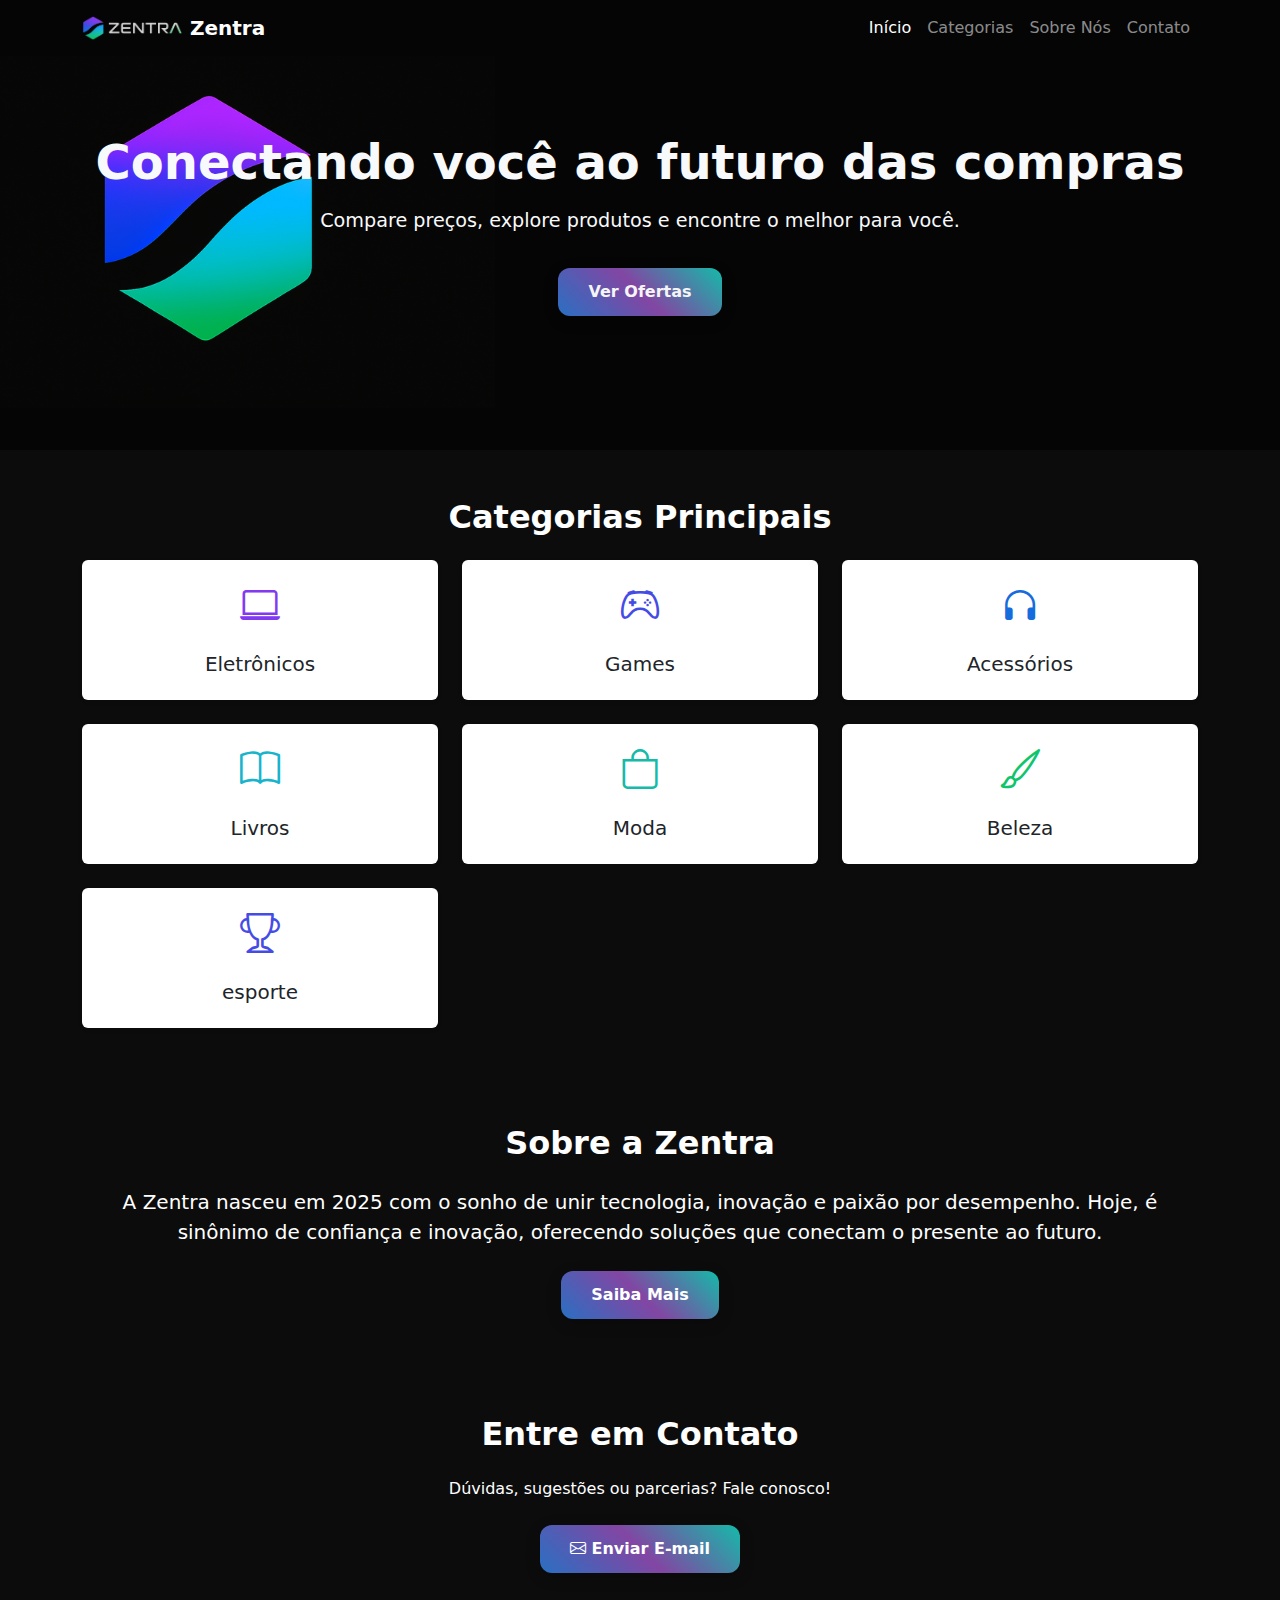
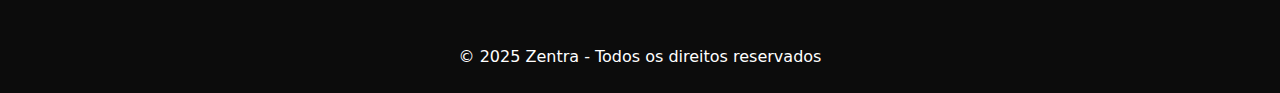
<file: index.html>
<!DOCTYPE html>
<html lang="pt-br">
<head>
  <meta charset="UTF-8">
  <meta name="viewport" content="width=device-width, initial-scale=1.0">
  <title>Zentra | Conectando você ao futuro das compras</title>
  <link href="https://cdn.jsdelivr.net/npm/bootstrap@5.3.3/dist/css/bootstrap.min.css" rel="stylesheet">
  <link href="https://cdn.jsdelivr.net/npm/bootstrap-icons/font/bootstrap-icons.css" rel="stylesheet">
  <link rel="stylesheet" href="css/style.css">
</head>

<body>
  <!-- Navbar -->
  <nav class="navbar navbar-expand-lg navbar-dark fixed-top">
    <div class="container">
      <a class="navbar-brand d-flex align-items-center" href="#">
        <img src="img/logo.png" alt="Zentra" width="100" class="me-2">
        <strong>Zentra</strong>
      </a>
      <button class="navbar-toggler" type="button" data-bs-toggle="collapse" data-bs-target="#navbarNav">
        <span class="navbar-toggler-icon"></span>
      </button>
      <div class="collapse navbar-collapse" id="navbarNav">
        <ul class="navbar-nav ms-auto">
          <li class="nav-item"><a class="nav-link active " href="#">Início</a></li>
          <li class="nav-item"><a class="nav-link" href="#categorias">Categorias</a></li>
          <li class="nav-item"><a class="nav-link" href="#sobre">Sobre Nós</a></li>
          <li class="nav-item"><a class="nav-link" href="#contato">Contato</a></li>
        </ul>
      </div>
    </div>
  </nav>

  <!-- Banner principal -->
  <section class="banner d-flex align-items-center justify-content-center text-center text-light">
    <div class="container">
      <h1 class="fw-bold mb-3">Conectando você ao futuro das compras</h1>
      <p class="lead">Compare preços, explore produtos e encontre o melhor para você.</p>
      <a href="#categorias" class="btn btn-gradiente mt-3">Ver Ofertas</a>
    </div>
  </section>

 <!-- Categorias -->
<section id="categorias" class="py-5 text-center bg-pp">
    <div class="container">
      <h2 class="fw-bold mb-4 text-white">Categorias Principais</h2>
      <div class="row g-4">
        <div class="col-md-4 col-lg-1-7">
          <a href="eletronicos.html" class="card h-100 shadow-sm border-0 card-hover text-decoration-none text-dark ">
            <div class="card-body">
              <i class="bi bi-laptop fs-1 textpurplee"></i>
              <h5 class="mt-3">Eletrônicos</h5>
            </div>
          </a>
        </div>
        <div class="col-md-4 col-lg-1-7">
          <a href="games.html" class="card h-100 shadow-sm border-0 card-hover text-decoration-none text-dark">
            <div class="card-body">
              <i class="bi bi-controller fs-1 textpurple"></i>
              <h5 class="mt-3">Games</h5>
            </div>
          </a>
        </div>
        <div class="col-md-4 col-lg-1-7">
          <a href="acessorios.html" class="card h-100 shadow-sm border-0 card-hover text-decoration-none text-dark">
            <div class="card-body">
              <i class="bi bi-headphones fs-1 textblue"></i>
              <h5 class="mt-3">Acessórios</h5>
            </div>
          </a>
        </div>
        <div class="col-md-4 col-lg-1-7">
          <a href="livros.html" class="card h-100 shadow-sm border-0 card-hover text-decoration-none text-dark">
            <div class="card-body">
              <i class="bi bi-book fs-1 textbluemarine"></i>
              <h5 class="mt-3">Livros</h5>
            </div>
          </a>
        </div>
        <div class="col-md-4 col-lg-1-7">
          <a href="moda.html" class="card h-100 shadow-sm border-0 card-hover text-decoration-none text-dark">
            <div class="card-body">
              <i class="bi bi-bag fs-1 textverde"></i>
              <h5 class="mt-3">Moda</h5>
            </div>
          </a>
        </div>
        <div class="col-md-4 col-lg-1-7">
          <a href="beleza.html" class="card h-100 shadow-sm border-0 card-hover text-decoration-none text-dark">
            <div class="card-body">
              <i class="bi bi-brush fs-1 textverdee"></i>
              <h5 class="mt-3">Beleza</h5>
            </div>
          </a>
        </div>
        <div class="col-md-4 col-lg-1-7">
          <a href="esporte.html" class="card h-100  shadow-sm border-0 card-hover text-decoration-none text-dark">
            <div class="card-body">
              <i class="bi bi-trophy fs-1 textpurple "></i>
              <h5 class="mt-3">esporte</h5>
            </div>
          </a>
        </div>
      </div>
    </div>
  </section>
  

  <!-- Sobre -->
  <section id="sobre" class="py-5 bg-pp">
    <div class="container text-center">
      <h2 class="fw-bold text-white mb-4 ">Sobre a Zentra</h2>
      <p class="lead mb-4 text-white">
        A Zentra nasceu em 2025 com o sonho de unir tecnologia, inovação e paixão por desempenho. 
        Hoje, é sinônimo de confiança e inovação, oferecendo soluções que conectam o presente ao futuro.
      </p>
      <a href="#" class="btn btn-gradiente text-white">Saiba Mais</a>
    </div>
  </section>

  <!-- Contato -->
  <section id="contato" class="py-5 text-center bg-pp">
    <div class="container">
      <h2 class="fw-bold text-white mb-4">Entre em Contato</h2>
      <p class="mb-4 text-white">Dúvidas, sugestões ou parcerias? Fale conosco!</p>
      <a href="mailto:contato@zentra.com" class="btn btn-gradiente text-white"><i class="bi bi-envelope"></i> Enviar E-mail</a>
    </div>
  </section>

  <!-- Rodapé -->
  <footer class="bg-pp text-white text-center py-4">
    <p class="mb-0">© 2025 Zentra - Todos os direitos reservados</p>
  </footer>

  <script src="https://cdn.jsdelivr.net/npm/bootstrap@5.3.3/dist/js/bootstrap.bundle.min.js"></script>
</body>
</html>
</file>
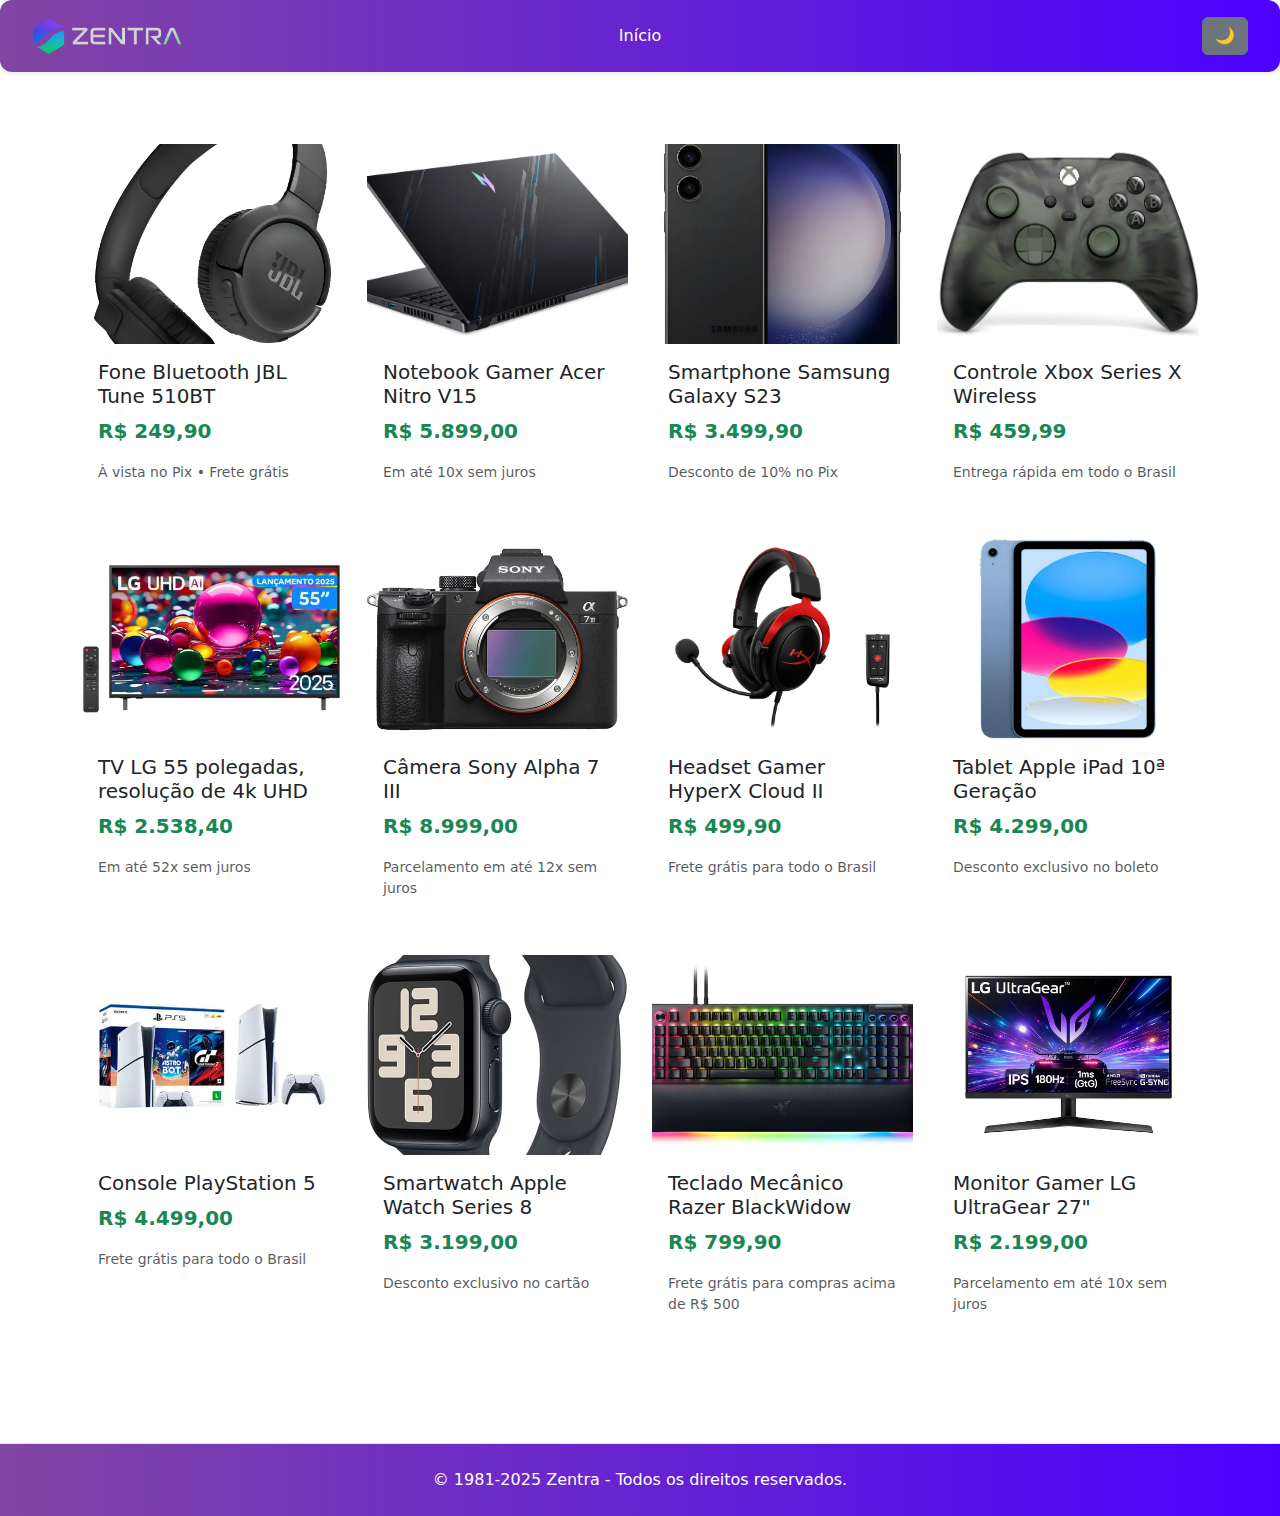
<file: eletronica.html>
<!DOCTYPE html>
<html lang="pt-br">
<head>
    <meta charset="UTF-8">
    <meta name="viewport" content="width=device-width, initial-scale=1.0">
    <title>Zentra - Eletrônicos</title>
    <link href="https://cdn.jsdelivr.net/npm/bootstrap@5.3.2/dist/css/bootstrap.min.css" rel="stylesheet">
    <link rel="stylesheet" href="css/estilo-eletronica.css">
</head>
<body>
    <div>
        <header class="d-flex flex-wrap align-items-center justify-content-center justify-content-md-between py-3 mb-4 shadow-sm">
            <div class="col-md-3 mb-2 mb-md-0">
                <a href="index.html" class="d-flex align-items-center mb-3 mb-md-0 me-md-auto text-decoration-none">
                    <img src="img/logo.png" alt="Logo Zentra" width="150" class="me-2" id="main-logo">
                </a>
            </div>
            <ul class="nav col-12 col-md-auto mb-2 justify-content-center mb-md-0">
                <li><a href="index.html" class="nav-link px-3 active">Início</a></li>
            </ul>
            <div class="col-md-3 text-end">
                <button id="theme-toggle" class="btn btn-secondary ms-2">🌙</button>
            </div>
        </header>
    </div>

    <main class="container py-5">
        <div class="row row-cols-1 row-cols-sm-2 row-cols-md-3 row-cols-lg-4 g-4">
    
            <div class="col">
                <div class="card produto-card">
                    <img src="img/fone-bluetooth.webp" class="card-img-top" alt="Fone Bluetooth">
                    <div class="card-body">
                        <h5 class="card-title">Fone Bluetooth JBL Tune 510BT</h5>
                        <p class="card-text text-success fw-bold fs-5">R$ 249,90</p>
                        <p class="text-muted small">À vista no Pix • Frete grátis</p>
                    </div>
                </div>
            </div>
    
            <div class="col">
                <div class="card produto-card">
                    <img src="img/acer-nitro-v15.webp" class="card-img-top" alt="Notebook Gamer">
                    <div class="card-body">
                        <h5 class="card-title">Notebook Gamer Acer Nitro V15</h5>
                        <p class="card-text text-success fw-bold fs-5">R$ 5.899,00</p>
                        <p class="text-muted small">Em até 10x sem juros</p>
                    </div>
                </div>
            </div>

            <div class="col">
                <div class="card produto-card">
                    <img src="img/samsung-galaxyS23.webp" class="card-img-top" alt="Smartphone Samsung">
                    <div class="card-body">
                        <h5 class="card-title">Smartphone Samsung Galaxy S23</h5>
                        <p class="card-text text-success fw-bold fs-5">R$ 3.499,90</p>
                        <p class="text-muted small">Desconto de 10% no Pix</p>
                    </div>
                </div>
            </div>

            <div class="col">
                <div class="card produto-card">
                    <img src="img/controle-xbox.webp" class="card-img-top" alt="Controle Xbox">
                    <div class="card-body">
                        <h5 class="card-title">Controle Xbox Series X Wireless</h5>
                        <p class="card-text text-success fw-bold fs-5">R$ 459,99</p>
                        <p class="text-muted small">Entrega rápida em todo o Brasil</p>
                    </div>
                </div>
            </div>

             <div class="col">
                <div class="card produto-card">
                    <img src="img/tv-lg.webp" class="card-img-top" alt="Smart TV LG">
                    <div class="card-body">
                        <h5 class="card-title">TV LG 55 polegadas, resolução de 4k UHD</h5>
                        <p class="card-text text-success fw-bold fs-5">R$ 2.538,40</p>
                        <p class="text-muted small">Em até 52x sem juros </p>
                    </div>
                </div>
             </div>

        <div class="col">
            <div class="card produto-card">
                <img src="img/camera-sony-alpha.webp" class="card-img-top" alt="Câmera Sony">
                <div class="card-body">
                    <h5 class="card-title">Câmera Sony Alpha 7 III</h5>
                    <p class="card-text text-success fw-bold fs-5">R$ 8.999,00</p>
                    <p class="text-muted small">Parcelamento em até 12x sem juros</p>
                </div>
            </div>
        </div>

        <div class="col">
            <div class="card produto-card">
                <img src="img/headset-gamer.webp" class="card-img-top" alt="Headset Gamer">
                <div class="card-body">
                    <h5 class="card-title">Headset Gamer HyperX Cloud II</h5>
                    <p class="card-text text-success fw-bold fs-5">R$ 499,90</p>
                    <p class="text-muted small">Frete grátis para todo o Brasil</p>
                </div>
            </div>
        </div>

        <div class="col">
            <div class="card produto-card">
                <img src="img/tablet-apple-iPad.jpg" class="card-img-top" alt="Tablet Apple">
                <div class="card-body">
                    <h5 class="card-title">Tablet Apple iPad 10ª Geração</h5>
                    <p class="card-text text-success fw-bold fs-5">R$ 4.299,00</p>
                    <p class="text-muted small">Desconto exclusivo no boleto</p>
                </div>
            </div>
        </div>
        <div class="col">
            <div class="card produto-card">
                <img src="img/console-playStation-5.webp" class="card-img-top" alt="PlayStation 5">
                <div class="card-body">
                    <h5 class="card-title">Console PlayStation 5</h5>
                    <p class="card-text text-success fw-bold fs-5">R$ 4.499,00</p>
                    <p class="text-muted small">Frete grátis para todo o Brasil</p>
                </div>
            </div>
        </div>

        <div class="col">
            <div class="card produto-card">
                <img src="img/apple-watch.jpg" class="card-img-top" alt="Apple Watch">
                <div class="card-body">
                    <h5 class="card-title">Smartwatch Apple Watch Series 8</h5>
                    <p class="card-text text-success fw-bold fs-5">R$ 3.199,00</p>
                    <p class="text-muted small">Desconto exclusivo no cartão</p>
                </div>
            </div>
        </div>

        <div class="col">
            <div class="card produto-card">
                <img src="img/teclado-mecânico.webp" class="card-img-top" alt="Teclado Razer">
                <div class="card-body">
                    <h5 class="card-title">Teclado Mecânico Razer BlackWidow</h5>
                    <p class="card-text text-success fw-bold fs-5">R$ 799,90</p>
                    <p class="text-muted small">Frete grátis para compras acima de R$ 500</p>
                </div>
            </div>
        </div>

        <div class="col">
            <div class="card produto-card">
                <img src="img/monitor-gamer.webp" class="card-img-top" alt="Monitor Gamer LG">
                <div class="card-body">
                    <h5 class="card-title">Monitor Gamer LG UltraGear 27"</h5>
                    <p class="card-text text-success fw-bold fs-5">R$ 2.199,00</p>
                    <p class="text-muted small">Parcelamento em até 10x sem juros</p>
                </div>
            </div>
        </div>


        </div>
    </main>

    <footer class="text-center py-4 mt-5 border-top bg-dark container-fluid">
        <p class="mb-0 text-white">&copy; 1981-2025 Zentra - Todos os direitos reservados.</p>
    </footer>
<script src="js/eletronica.js"></script>
<script src="https://cdn.jsdelivr.net/npm/bootstrap@5.3.3/dist/js/bootstrap.bundle.min.js"></script>
    
</body>
</html>
</file>
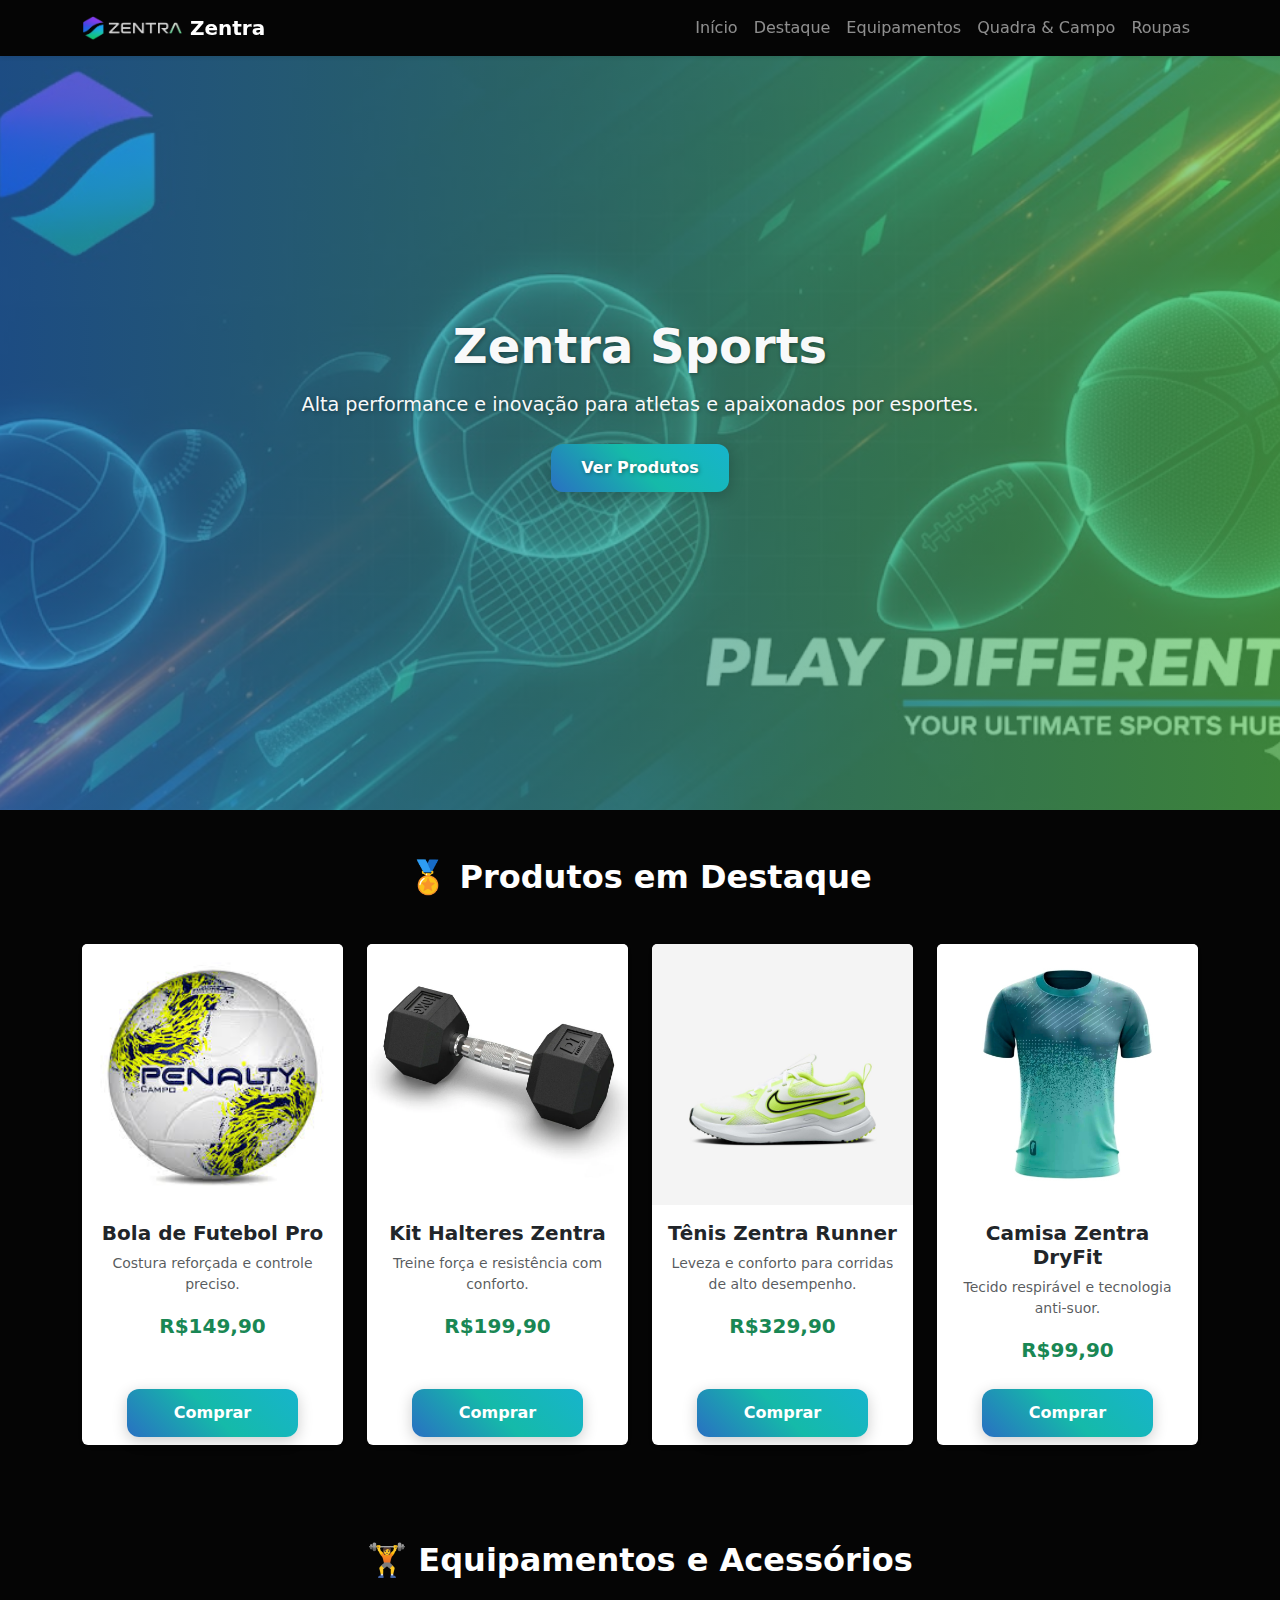
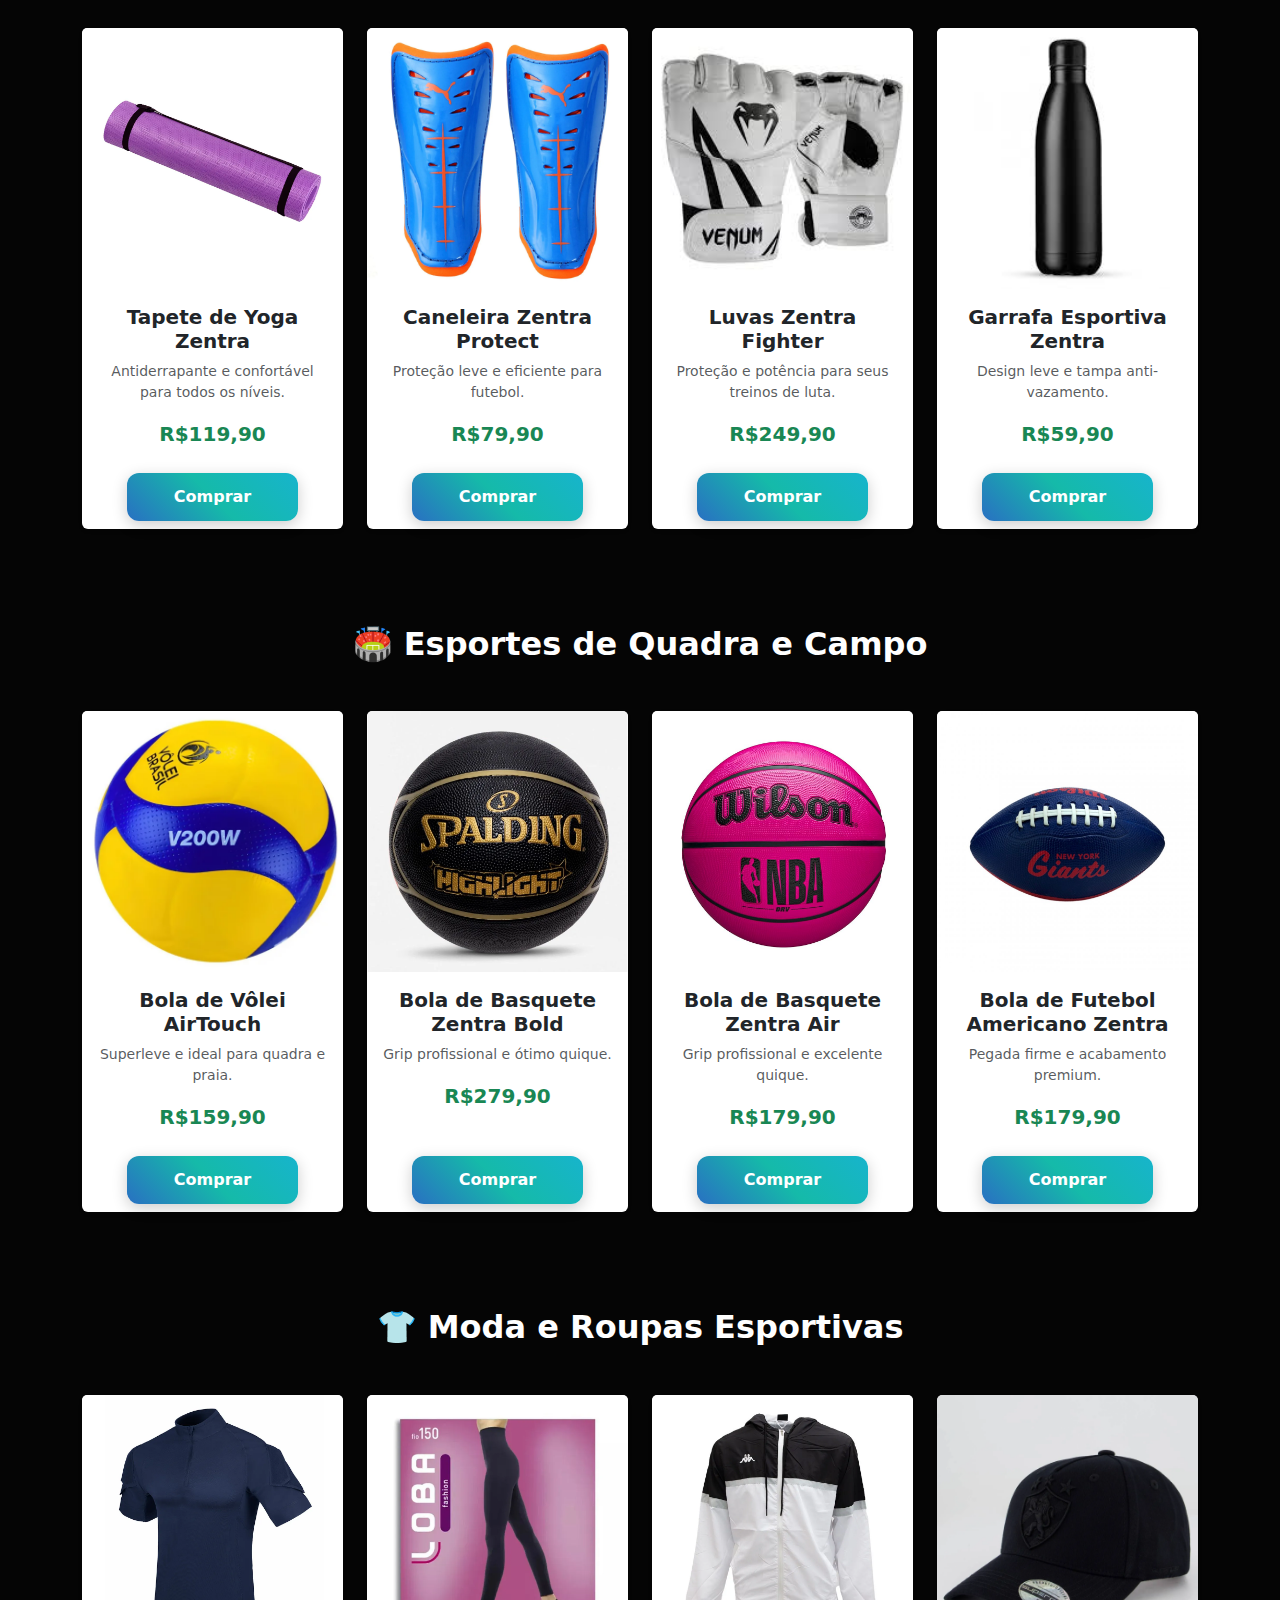
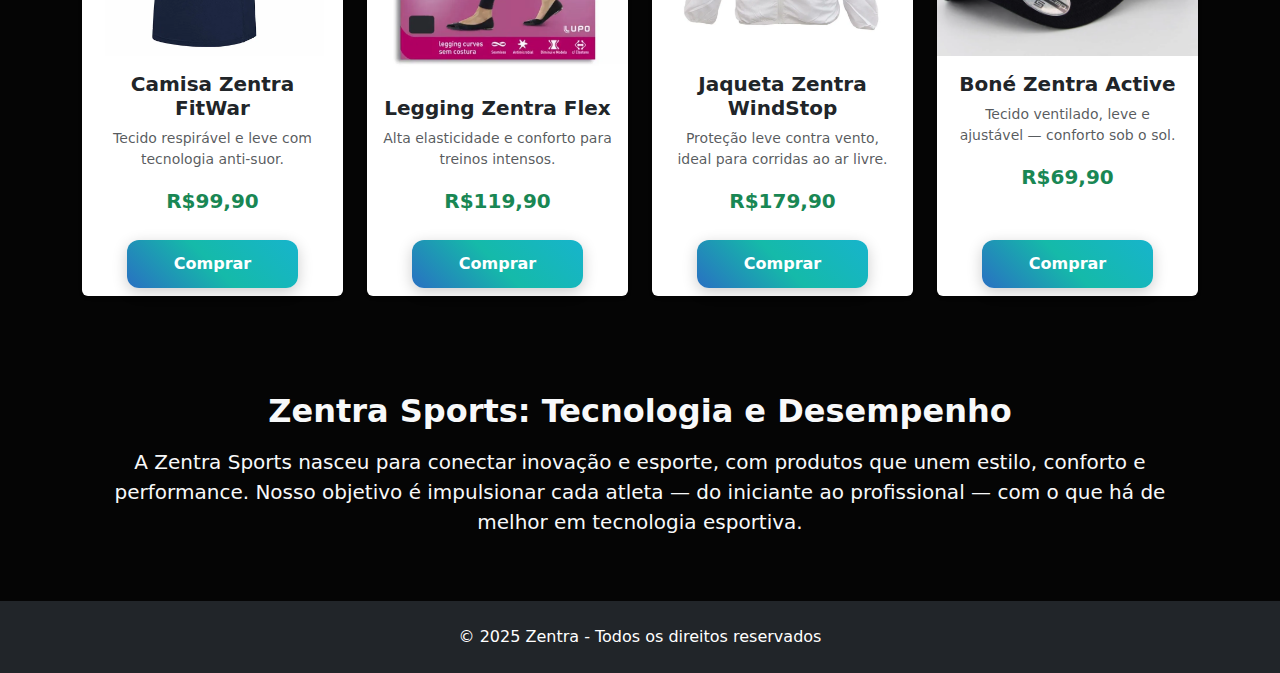
<file: esporte.html>
<!DOCTYPE html>
<html lang="pt-br">
<head>
  <meta charset="UTF-8">
  <meta name="viewport" content="width=device-width, initial-scale=1.0">
  <title>Zentra | Esportes</title>
  <link href="https://cdn.jsdelivr.net/npm/bootstrap@5.3.3/dist/css/bootstrap.min.css" rel="stylesheet">
  <link href="https://cdn.jsdelivr.net/npm/bootstrap-icons/font/bootstrap-icons.css" rel="stylesheet">
  <link rel="stylesheet" href="css/estilo-esporte.css">
</head>

<body>
  <!-- Navbar -->
  <nav class="navbar navbar-expand-lg navbar-dark fixed-top shadow-sm">
    <div class="container">
      <a class="navbar-brand d-flex align-items-center" href="index.html">
        <img src="img/logo.png" alt="Zentra" width="100" class="me-2">
        <strong>Zentra</strong>
      </a>
      <button class="navbar-toggler" type="button" data-bs-toggle="collapse" data-bs-target="#navbarNav">
        <span class="navbar-toggler-icon"></span>
      </button>
      <div class="collapse navbar-collapse" id="navbarNav">
        <ul class="navbar-nav ms-auto">
          <li class="nav-item"><a class="nav-link" href="#">Início</a></li>
          <li class="nav-item"><a class="nav-link" href="#produtos">Destaque</a></li>
          <li class="nav-item"><a class="nav-link" href="#equipamentos">Equipamentos</a></li>
          <li class="nav-item"><a class="nav-link" href="#quadra-campo">Quadra & Campo</a></li>
          <li class="nav-item"><a class="nav-link" href="#roupas">Roupas</a></li>
        </ul>
      </div>
    </div>
  </nav>

  <!-- Banner -->
  <section class="banner-esporte d-flex align-items-center justify-content-center text-center text-light">
    <div class="container">
      <h1 class="fw-bold display-4 mb-3">Zentra Sports</h1>
      <p class="lead mb-4">Alta performance e inovação para atletas e apaixonados por esportes.</p>
      <a href="#produtos" class="btn btn-gradiente fw-bold text-white">Ver Produtos</a>
    </div>
  </section>

  <!-- Produtos em Destaque -->
  <section id="produtos" class="py-5">
    <div class="container">
      <h2 class="fw-bold text-center text-white mb-5">🏅 Produtos em Destaque</h2>
      <div class="row g-4">
        <!-- Produto 1 -->
        <div class="col-md-4 col-lg-3">
          <div class="card h-100 shadow-sm border-0 card-hover">
            <img src="img/boladefutebol.jpg" class="card-img-top" alt="Bola de Futebol">
            <div class="card-body text-center">
              <h5 class="fw-bold">Bola de Futebol Pro</h5>
              <p class="text-muted small">Costura reforçada e controle preciso.</p>
              <span class="fw-bold text-success fs-5">R$149,90</span>
            </div>
            <div class="card-footer bg-transparent border-0 text-center">
              <button class="btn btn-gradiente text-white w-75">Comprar</button>
            </div>
          </div>
        </div>

        <!-- Produto 2 -->
        <div class="col-md-4 col-lg-3">
          <div class="card h-100 shadow-sm border-0 card-hover">
            <img src="img/alteres.webp" class="card-img-top" alt="Halteres">
            <div class="card-body text-center">
              <h5 class="fw-bold">Kit Halteres Zentra</h5>
              <p class="text-muted small">Treine força e resistência com conforto.</p>
              <span class="fw-bold text-success fs-5">R$199,90</span>
            </div>
            <div class="card-footer bg-transparent border-0 text-center">
              <button class="btn btn-gradiente text-white w-75">Comprar</button>
            </div>
          </div>
        </div>

        <!-- Produto 3 -->
        <div class="col-md-4 col-lg-3">
          <div class="card h-100 shadow-sm border-0 card-hover">
            <img src="img/tenis.avif" class="card-img-top" alt="Tênis de Corrida">
            <div class="card-body text-center">
              <h5 class="fw-bold">Tênis Zentra Runner</h5>
              <p class="text-muted small">Leveza e conforto para corridas de alto desempenho.</p>
              <span class="fw-bold text-success fs-5">R$329,90</span>
            </div>
            <div class="card-footer bg-transparent border-0 text-center">
              <button class="btn btn-gradiente text-white w-75">Comprar</button>
            </div>
          </div>
        </div>

        <!-- Produto 4 -->
        <div class="col-md-4 col-lg-3">
          <div class="card h-100 shadow-sm border-0 card-hover">
            <img src="img/camisa.jpg" class="card-img-top" alt="Camisa Zentra">
            <div class="card-body text-center">
              <h5 class="fw-bold">Camisa Zentra DryFit</h5>
              <p class="text-muted small">Tecido respirável e tecnologia anti-suor.</p>
              <span class="fw-bold text-success fs-5">R$99,90</span>
            </div>
            <div class="card-footer bg-transparent border-0 text-center">
              <button class="btn btn-gradiente text-white w-75">Comprar</button>
            </div>
          </div>
        </div>
      </div>
    </div>
  </section>

  <!-- Equipamentos -->
  <section id="equipamentos" class="py-5">
    <div class="container">
      <h2 class="fw-bold text-center text-white mb-5">🏋️ Equipamentos e Acessórios</h2>
      <div class="row g-4">
        <!-- Produto 5 -->
        <div class="col-md-4 col-lg-3">
          <div class="card h-100 shadow-sm border-0 card-hover">
            <img src="img/tapete.webp" class="card-img-top" alt="Tapete de Yoga">
            <div class="card-body text-center">
              <h5 class="fw-bold">Tapete de Yoga Zentra</h5>
              <p class="text-muted small">Antiderrapante e confortável para todos os níveis.</p>
              <span class="fw-bold text-success fs-5">R$119,90</span>
            </div>
            <div class="card-footer bg-transparent border-0 text-center">
              <button class="btn btn-gradiente text-white w-75">Comprar</button>
            </div>
          </div>
        </div>

        <!-- Produto 6 -->
        <div class="col-md-4 col-lg-3">
          <div class="card h-100 shadow-sm border-0 card-hover">
            <img src="img/caneleira.webp" class="card-img-top" alt="Caneleira">
            <div class="card-body text-center">
              <h5 class="fw-bold">Caneleira Zentra Protect</h5>
              <p class="text-muted small">Proteção leve e eficiente para futebol.</p>
              <span class="fw-bold text-success fs-5">R$79,90</span>
            </div>
            <div class="card-footer bg-transparent border-0 text-center">
              <button class="btn btn-gradiente text-white w-75">Comprar</button>
            </div>
          </div>
        </div>
    

        <!-- Produto 7 -->
        <div class="col-md-4 col-lg-3">
          <div class="card h-100 shadow-sm border-0 card-hover">
            <img src="img/luvas.jpg" class="card-img-top" alt="Luvas de Boxe">
            <div class="card-body text-center">
              <h5 class="fw-bold">Luvas Zentra Fighter</h5>
              <p class="text-muted small">Proteção e potência para seus treinos de luta.</p>
              <span class="fw-bold text-success fs-5">R$249,90</span>
            </div>
            <div class="card-footer bg-transparent border-0 text-center">
              <button class="btn btn-gradiente text-white w-75">Comprar</button>
            </div>
          </div>
        </div>

        <!-- Produto 8 -->
        <div class="col-md-4 col-lg-3">
          <div class="card h-100 shadow-sm border-0 card-hover">
            <img src="img/download.jpg" class="card-img-top" alt="Garrafa Esportiva">
            <div class="card-body text-center">
              <h5 class="fw-bold">Garrafa Esportiva Zentra</h5>
              <p class="text-muted small">Design leve e tampa anti-vazamento.</p>
              <span class="fw-bold text-success fs-5">R$59,90</span>
            </div>
            <div class="card-footer bg-transparent border-0 text-center">
              <button class="btn btn-gradiente text-white w-75">Comprar</button>
            </div>
          </div>
        </div>
      </div>
    </div>
  </section>
  <!--Quadra e Campo-->
  <section id="quadra-campo" class="py-5">
    <div class="container">
      <h2 class="fw-bold text-white text-center mb-5">🏟️ Esportes de Quadra e Campo</h2>
      <div class="row g-4">
     
        <!-- Bola de Vôlei -->
        <div class="col-md-4 col-lg-3">
          <div class="card h-100 shadow-sm border-0 card-hover">
            <img src="img/volei.webp" class="card-img-top" alt="Bola de Vôlei">
            <div class="card-body text-center">
              <h5 class="fw-bold">Bola de Vôlei AirTouch</h5>
              <p class="text-muted small">Superleve e ideal para quadra e praia.</p>
              <span class="fw-bold text-success fs-5">R$159,90</span>
            </div>
            <div class="card-footer bg-transparent border-0 text-center">
              <button class="btn btn-gradiente text-white w-75">Comprar</button>
            </div>
          </div>
        </div>
  
        <!-- Bola de Basquete -->
        <div class="col-md-4 col-lg-3">
          <div class="card h-100 shadow-sm border-0 card-hover">
            <img src="img/basquetebola.webp" class="card-img-top" alt="Bola de Basquete">
            <div class="card-body text-center">
              <h5 class="fw-bold">Bola de Basquete Zentra Bold</h5>
              <p class="text-muted small">Grip profissional e ótimo quique.</p>
              <span class="fw-bold text-success fs-5">R$279,90</span>
            </div>
            <div class="card-footer bg-transparent border-0 text-center">
              <button class="btn btn-gradiente text-white w-75">Comprar</button>
            </div>
          </div>
        </div>
        <!-- Bola de Basquete -->
        <div class="col-md-4 col-lg-3">
          <div class="card h-100 shadow-sm border-0 card-hover">
            <img src="img/boladebasquete.jpg" class="card-img-top" alt="Bola de Basquete">
            <div class="card-body text-center">
              <h5 class="fw-bold">Bola de Basquete Zentra Air</h5>
              <p class="text-muted small">Grip profissional e excelente quique.</p>
              <span class="fw-bold text-success fs-5">R$179,90</span>
            </div>
            <div class="card-footer bg-transparent border-0 text-center">
              <button class="btn btn-gradiente text-white w-75">Comprar</button>
            </div>
          </div>
        </div>
  
        <!-- Bola de Futebol Americano -->
        <div class="col-md-4 col-lg-3">
          <div class="card h-100 shadow-sm border-0 card-hover">
            <img src="img/americano.jpeg" class="card-img-top" alt="Bola de Futebol Americano">
            <div class="card-body text-center">
              <h5 class="fw-bold">Bola de Futebol Americano Zentra</h5>
              <p class="text-muted small">Pegada firme e acabamento premium.</p>
              <span class="fw-bold text-success fs-5">R$179,90</span>
            </div>
            <div class="card-footer bg-transparent border-0 text-center">
              <button class="btn btn-gradiente text-white w-75">Comprar</button>
            </div>
          </div>
        </div>
      </div>
    </div>
  </section>
  <!--Roupas-->
  <section id="roupas" class="py-5 ">
    <div class="container">
      <h2 class="fw-bold text-white text-center mb-5">👕 Moda e Roupas Esportivas</h2>
      <div class="row g-4 justify-content-center">
  
        <!-- Camisa DryFit -->
        <div class="col-md-6 col-lg-3">
          <div class="card h-100 shadow-sm border-0 card-hover">
            <img src="img/camisetafitWer.webp" class="card-img-top" alt="Camisa DryFit Zentra">
            <div class="card-body text-center">
              <h5 class="fw-bold">Camisa Zentra FitWar</h5>
              <p class="text-muted small">Tecido respirável e leve com tecnologia anti-suor.</p>
              <span class="fw-bold text-success fs-5">R$99,90</span>
            </div>
            <div class="card-footer text-center bg-transparent border-0">
              <button class="btn btn-gradiente text-white w-75">Comprar</button>
            </div>
          </div>
        </div>
  
        <!-- Calça Legging -->
        <div class="col-md-6 col-lg-3">
          <div class="card h-100 shadow-sm border-0 card-hover">
            <img src="img/legging.webp" class="card-img-top" alt="Calça Legging Zentra">
            <div class="card-body text-center">
              <h5 class="fw-bold">Legging Zentra Flex</h5>
              <p class="text-muted small">Alta elasticidade e conforto para treinos intensos.</p>
              <span class="fw-bold text-success fs-5">R$119,90</span>
            </div>
            <div class="card-footer text-center bg-transparent border-0">
              <button class="btn btn-gradiente text-white w-75">Comprar</button>
            </div>
          </div>
        </div>
  
        <!-- Jaqueta Corta-Vento -->
        <div class="col-md-6 col-lg-3">
          <div class="card h-100 shadow-sm border-0 card-hover">
            <img src="img/cortaventa.webp" class="card-img-top" alt="Jaqueta Zentra">
            <div class="card-body text-center">
              <h5 class="fw-bold">Jaqueta Zentra WindStop</h5>
              <p class="text-muted small">Proteção leve contra vento, ideal para corridas ao ar livre.</p>
              <span class="fw-bold text-success fs-5">R$179,90</span>
            </div>
            <div class="card-footer text-center bg-transparent border-0">
              <button class="btn btn-gradiente text-white w-75">Comprar</button>
            </div>
          </div>
        </div>
  
        <!-- Boné Esportivo -->
        <div class="col-md-6 col-lg-3">
          <div class="card h-100 shadow-sm border-0 card-hover">
            <img src="img/bone.webp" class="card-img-top" alt="Boné Zentra">
            <div class="card-body text-center">
              <h5 class="fw-bold">Boné Zentra Active</h5>
              <p class="text-muted small">Tecido ventilado, leve e ajustável — conforto sob o sol.</p>
              <span class="fw-bold text-success fs-5">R$69,90</span>
            </div>
            <div class="card-footer text-center bg-transparent border-0">
              <button class="btn btn-gradiente text-white w-75">Comprar</button>
            </div>
          </div>
        </div>
  
      </div>
    </div>
  </section>
  
  <!-- Sobre Zentra Sports -->
  <section class="sobre-esporte py-5 text-light text-center">
    <div class="container">
      <h2 class="fw-bold mb-3">Zentra Sports: Tecnologia e Desempenho</h2>
      <p class="lead">A Zentra Sports nasceu para conectar inovação e esporte, com produtos que unem estilo, conforto e performance.  
      Nosso objetivo é impulsionar cada atleta — do iniciante ao profissional — com o que há de melhor em tecnologia esportiva.</p>
    </div>
  </section>

  <!-- Rodapé -->
  <footer class="bg-dark text-white text-center py-4">
    <p class="mb-0">© 2025 Zentra - Todos os direitos reservados</p>
  </footer>

  <script src="https://cdn.jsdelivr.net/npm/bootstrap@5.3.3/dist/js/bootstrap.bundle.min.js"></script>
</body>
</html>
</file>
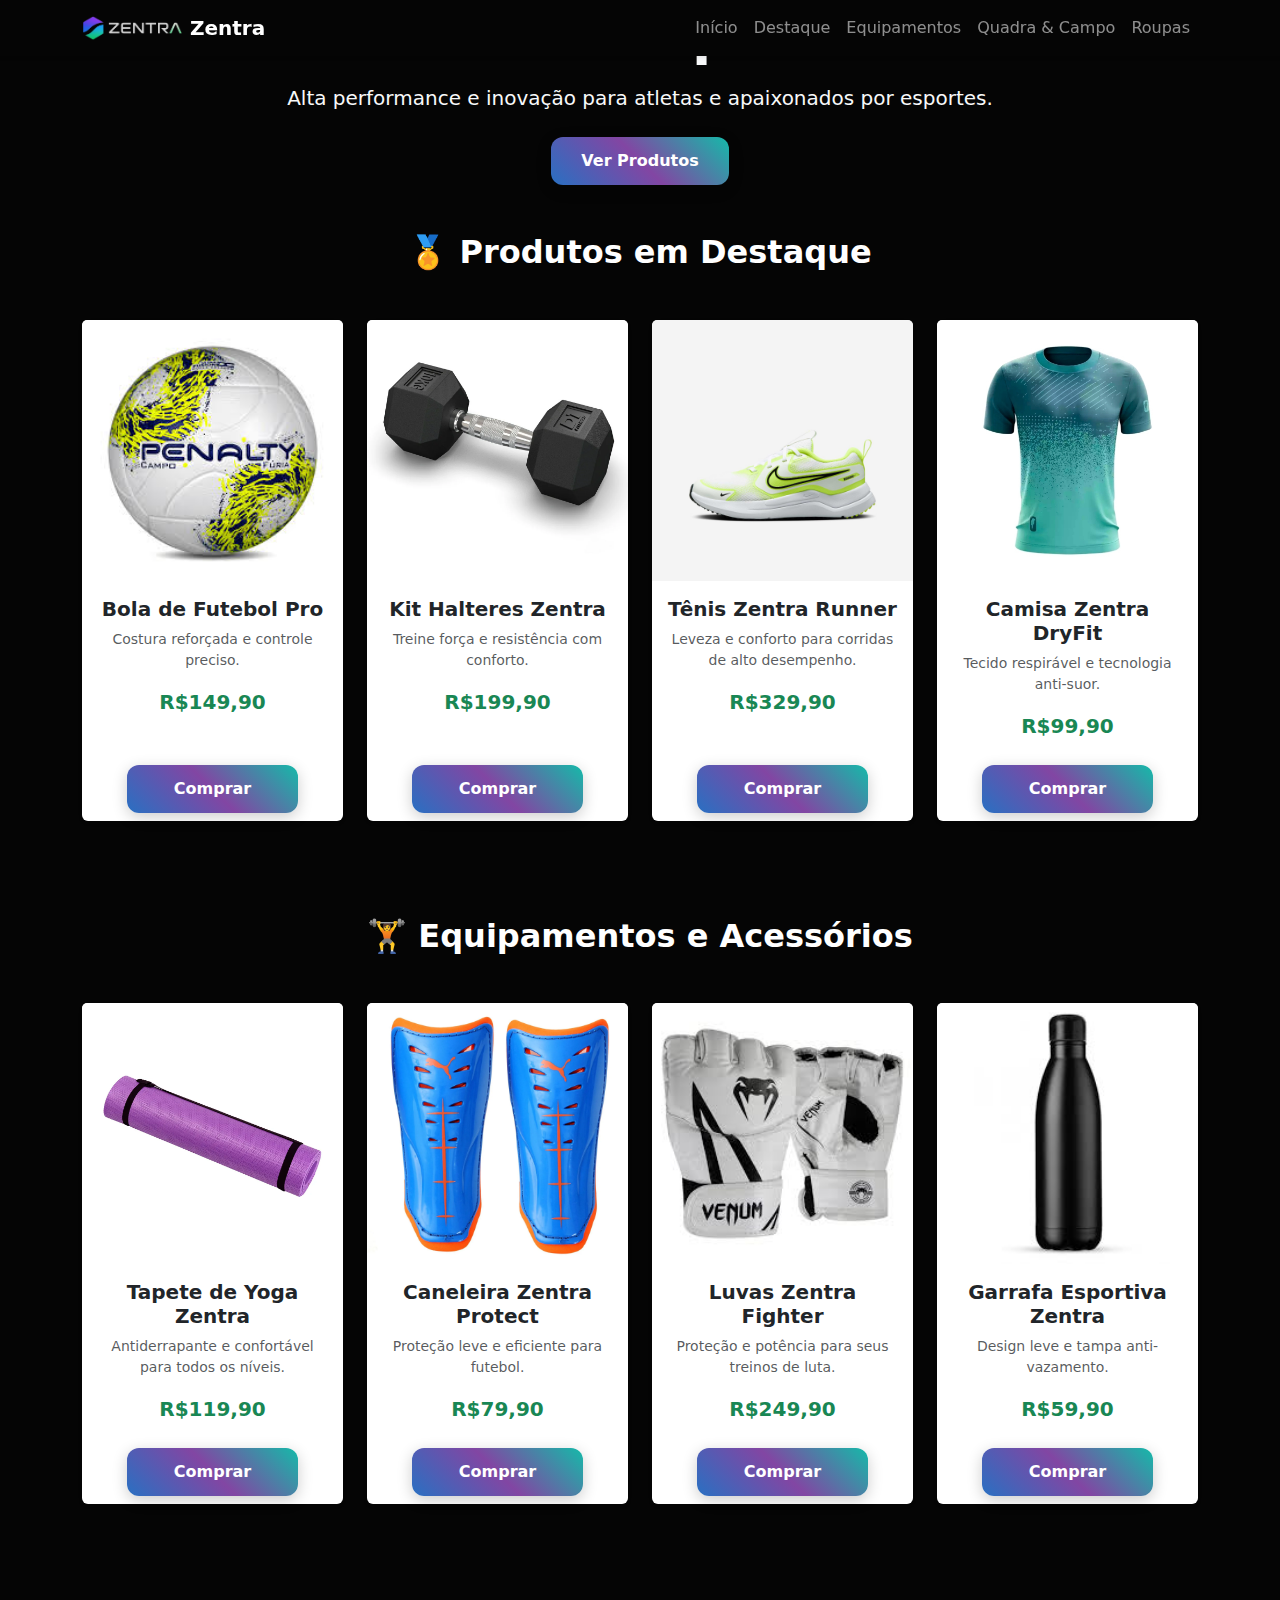
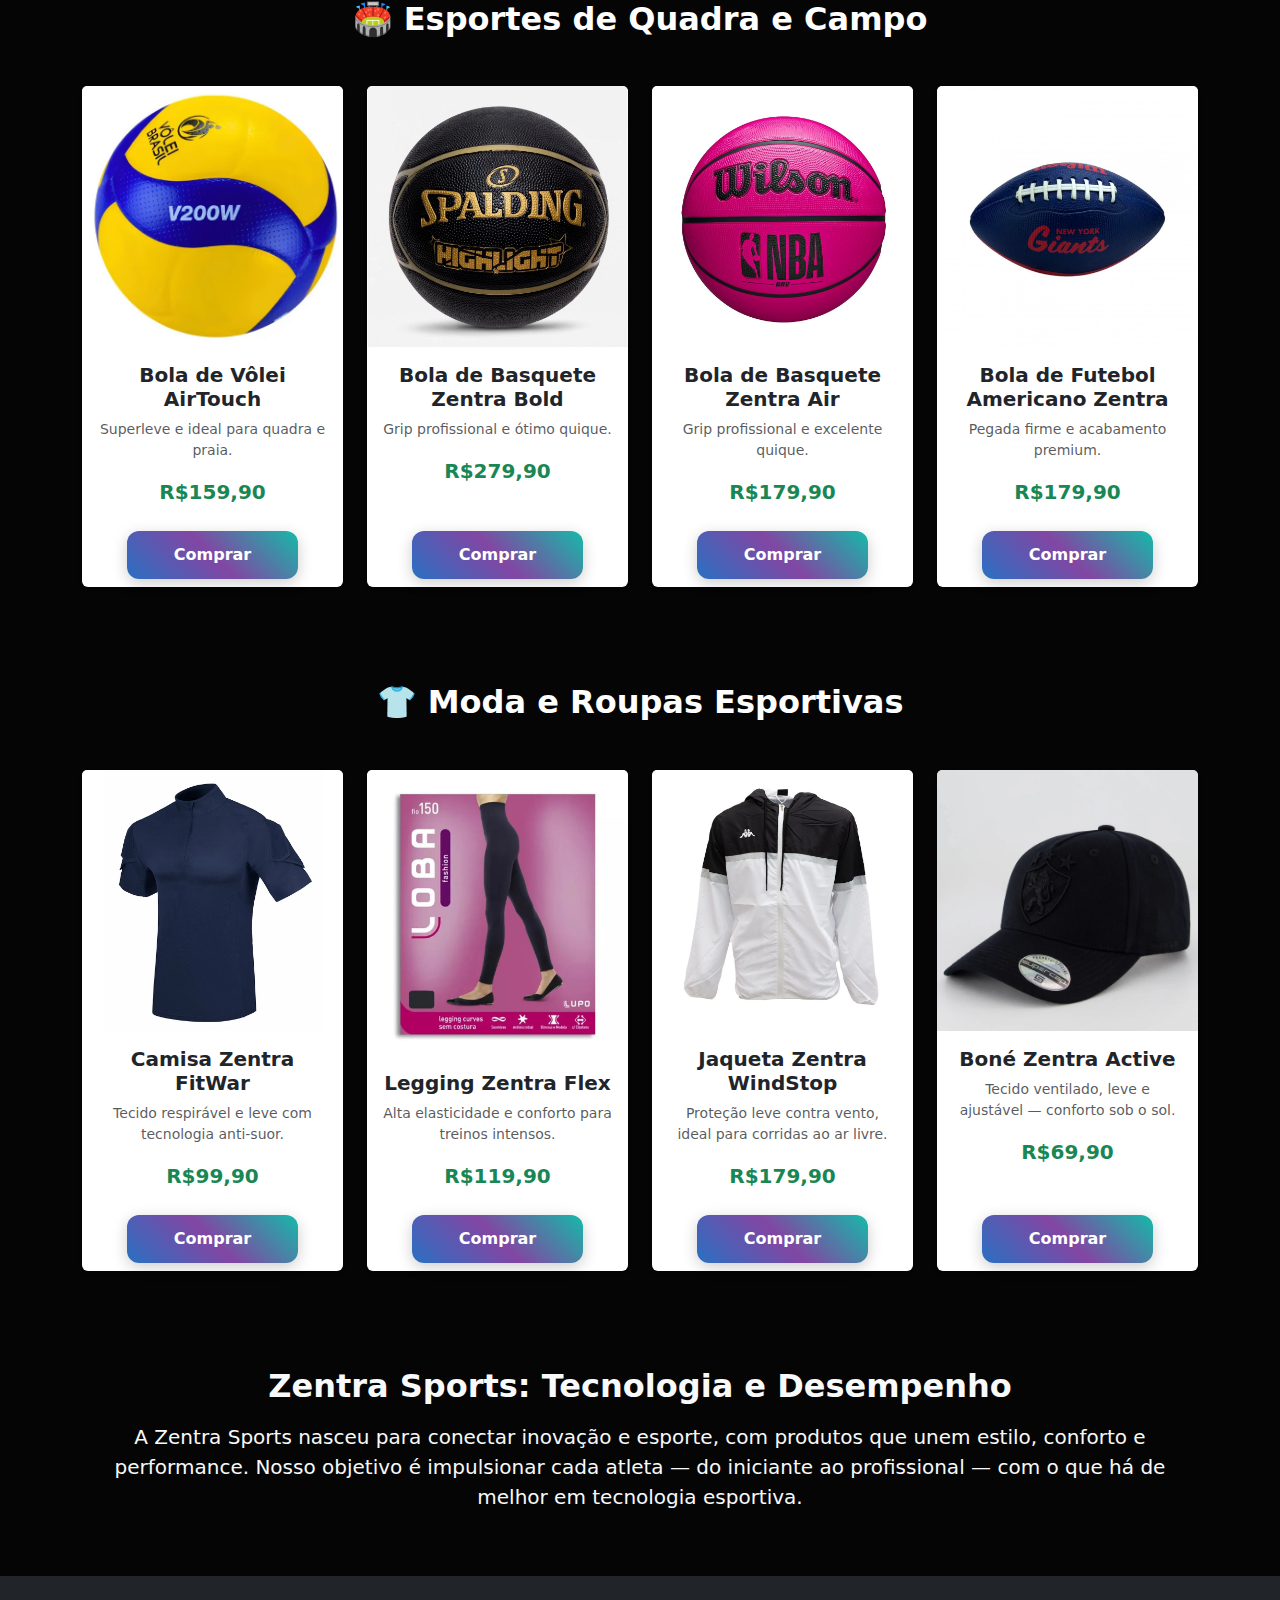
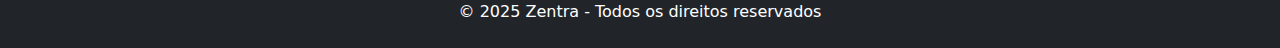
<file: esportes.html>
<!DOCTYPE html>
<html lang="pt-br">
<head>
  <meta charset="UTF-8">
  <meta name="viewport" content="width=device-width, initial-scale=1.0">
  <title>Zentra | Esportes</title>
  <link href="https://cdn.jsdelivr.net/npm/bootstrap@5.3.3/dist/css/bootstrap.min.css" rel="stylesheet">
  <link href="https://cdn.jsdelivr.net/npm/bootstrap-icons/font/bootstrap-icons.css" rel="stylesheet">
  <link rel="stylesheet" href="css/style.css">
</head>

<body>
  <!-- Navbar -->
  <nav class="navbar navbar-expand-lg navbar-dark fixed-top shadow-sm">
    <div class="container">
      <a class="navbar-brand d-flex align-items-center" href="index.html">
        <img src="img/logo.png" alt="Zentra" width="100" class="me-2">
        <strong>Zentra</strong>
      </a>
      <button class="navbar-toggler" type="button" data-bs-toggle="collapse" data-bs-target="#navbarNav">
        <span class="navbar-toggler-icon"></span>
      </button>
      <div class="collapse navbar-collapse" id="navbarNav">
        <ul class="navbar-nav ms-auto">
          <li class="nav-item"><a class="nav-link" href="#">Início</a></li>
          <li class="nav-item"><a class="nav-link" href="#produtos">Destaque</a></li>
          <li class="nav-item"><a class="nav-link" href="#equipamentos">Equipamentos</a></li>
          <li class="nav-item"><a class="nav-link" href="#quadra-campo">Quadra & Campo</a></li>
          <li class="nav-item"><a class="nav-link" href="#roupas">Roupas</a></li>
        </ul>
      </div>
    </div>
  </nav>

  <!-- Banner -->
  <section class="banner-esporte d-flex align-items-center justify-content-center text-center text-light">
    <div class="container">
      <h1 class="fw-bold display-4 mb-3">Zentra Sports</h1>
      <p class="lead mb-4">Alta performance e inovação para atletas e apaixonados por esportes.</p>
      <a href="#produtos" class="btn btn-gradiente fw-bold text-white">Ver Produtos</a>
    </div>
  </section>

  <!-- Produtos em Destaque -->
  <section id="produtos" class="py-5">
    <div class="container">
      <h2 class="fw-bold text-center text-white mb-5">🏅 Produtos em Destaque</h2>
      <div class="row g-4">
        <!-- Produto 1 -->
        <div class="col-md-4 col-lg-3">
          <div class="card h-100 shadow-sm border-0 card-hover">
            <img src="img/boladefutebol.jpg" class="card-img-top" alt="Bola de Futebol">
            <div class="card-body text-center">
              <h5 class="fw-bold">Bola de Futebol Pro</h5>
              <p class="text-muted small">Costura reforçada e controle preciso.</p>
              <span class="fw-bold text-success fs-5">R$149,90</span>
            </div>
            <div class="card-footer bg-transparent border-0 text-center">
              <button class="btn btn-gradiente text-white w-75">Comprar</button>
            </div>
          </div>
        </div>

        <!-- Produto 2 -->
        <div class="col-md-4 col-lg-3">
          <div class="card h-100 shadow-sm border-0 card-hover">
            <img src="img/alteres.webp" class="card-img-top" alt="Halteres">
            <div class="card-body text-center">
              <h5 class="fw-bold">Kit Halteres Zentra</h5>
              <p class="text-muted small">Treine força e resistência com conforto.</p>
              <span class="fw-bold text-success fs-5">R$199,90</span>
            </div>
            <div class="card-footer bg-transparent border-0 text-center">
              <button class="btn btn-gradiente text-white w-75">Comprar</button>
            </div>
          </div>
        </div>

        <!-- Produto 3 -->
        <div class="col-md-4 col-lg-3">
          <div class="card h-100 shadow-sm border-0 card-hover">
            <img src="img/tenis.avif" class="card-img-top" alt="Tênis de Corrida">
            <div class="card-body text-center">
              <h5 class="fw-bold">Tênis Zentra Runner</h5>
              <p class="text-muted small">Leveza e conforto para corridas de alto desempenho.</p>
              <span class="fw-bold text-success fs-5">R$329,90</span>
            </div>
            <div class="card-footer bg-transparent border-0 text-center">
              <button class="btn btn-gradiente text-white w-75">Comprar</button>
            </div>
          </div>
        </div>

        <!-- Produto 4 -->
        <div class="col-md-4 col-lg-3">
          <div class="card h-100 shadow-sm border-0 card-hover">
            <img src="img/camisa.jpg" class="card-img-top" alt="Camisa Zentra">
            <div class="card-body text-center">
              <h5 class="fw-bold">Camisa Zentra DryFit</h5>
              <p class="text-muted small">Tecido respirável e tecnologia anti-suor.</p>
              <span class="fw-bold text-success fs-5">R$99,90</span>
            </div>
            <div class="card-footer bg-transparent border-0 text-center">
              <button class="btn btn-gradiente text-white w-75">Comprar</button>
            </div>
          </div>
        </div>
      </div>
    </div>
  </section>

  <!-- Equipamentos -->
  <section id="equipamentos" class="py-5">
    <div class="container">
      <h2 class="fw-bold text-center text-white mb-5">🏋️ Equipamentos e Acessórios</h2>
      <div class="row g-4">
        <!-- Produto 5 -->
        <div class="col-md-4 col-lg-3">
          <div class="card h-100 shadow-sm border-0 card-hover">
            <img src="img/tapete.webp" class="card-img-top" alt="Tapete de Yoga">
            <div class="card-body text-center">
              <h5 class="fw-bold">Tapete de Yoga Zentra</h5>
              <p class="text-muted small">Antiderrapante e confortável para todos os níveis.</p>
              <span class="fw-bold text-success fs-5">R$119,90</span>
            </div>
            <div class="card-footer bg-transparent border-0 text-center">
              <button class="btn btn-gradiente text-white w-75">Comprar</button>
            </div>
          </div>
        </div>

        <!-- Produto 6 -->
        <div class="col-md-4 col-lg-3">
          <div class="card h-100 shadow-sm border-0 card-hover">
            <img src="img/caneleira.webp" class="card-img-top" alt="Caneleira">
            <div class="card-body text-center">
              <h5 class="fw-bold">Caneleira Zentra Protect</h5>
              <p class="text-muted small">Proteção leve e eficiente para futebol.</p>
              <span class="fw-bold text-success fs-5">R$79,90</span>
            </div>
            <div class="card-footer bg-transparent border-0 text-center">
              <button class="btn btn-gradiente text-white w-75">Comprar</button>
            </div>
          </div>
        </div>
    

        <!-- Produto 7 -->
        <div class="col-md-4 col-lg-3">
          <div class="card h-100 shadow-sm border-0 card-hover">
            <img src="img/luvas.jpg" class="card-img-top" alt="Luvas de Boxe">
            <div class="card-body text-center">
              <h5 class="fw-bold">Luvas Zentra Fighter</h5>
              <p class="text-muted small">Proteção e potência para seus treinos de luta.</p>
              <span class="fw-bold text-success fs-5">R$249,90</span>
            </div>
            <div class="card-footer bg-transparent border-0 text-center">
              <button class="btn btn-gradiente text-white w-75">Comprar</button>
            </div>
          </div>
        </div>

        <!-- Produto 8 -->
        <div class="col-md-4 col-lg-3">
          <div class="card h-100 shadow-sm border-0 card-hover">
            <img src="img/download.jpg" class="card-img-top" alt="Garrafa Esportiva">
            <div class="card-body text-center">
              <h5 class="fw-bold">Garrafa Esportiva Zentra</h5>
              <p class="text-muted small">Design leve e tampa anti-vazamento.</p>
              <span class="fw-bold text-success fs-5">R$59,90</span>
            </div>
            <div class="card-footer bg-transparent border-0 text-center">
              <button class="btn btn-gradiente text-white w-75">Comprar</button>
            </div>
          </div>
        </div>
      </div>
    </div>
  </section>
  <!--Quadra e Campo-->
  <section id="quadra-campo" class="py-5">
    <div class="container">
      <h2 class="fw-bold text-white text-center mb-5">🏟️ Esportes de Quadra e Campo</h2>
      <div class="row g-4">
     
        <!-- Bola de Vôlei -->
        <div class="col-md-4 col-lg-3">
          <div class="card h-100 shadow-sm border-0 card-hover">
            <img src="img/volei.webp" class="card-img-top" alt="Bola de Vôlei">
            <div class="card-body text-center">
              <h5 class="fw-bold">Bola de Vôlei AirTouch</h5>
              <p class="text-muted small">Superleve e ideal para quadra e praia.</p>
              <span class="fw-bold text-success fs-5">R$159,90</span>
            </div>
            <div class="card-footer bg-transparent border-0 text-center">
              <button class="btn btn-gradiente text-white w-75">Comprar</button>
            </div>
          </div>
        </div>
  
        <!-- Bola de Basquete -->
        <div class="col-md-4 col-lg-3">
          <div class="card h-100 shadow-sm border-0 card-hover">
            <img src="img/basquetebola.webp" class="card-img-top" alt="Bola de Basquete">
            <div class="card-body text-center">
              <h5 class="fw-bold">Bola de Basquete Zentra Bold</h5>
              <p class="text-muted small">Grip profissional e ótimo quique.</p>
              <span class="fw-bold text-success fs-5">R$279,90</span>
            </div>
            <div class="card-footer bg-transparent border-0 text-center">
              <button class="btn btn-gradiente text-white w-75">Comprar</button>
            </div>
          </div>
        </div>
        <!-- Bola de Basquete -->
        <div class="col-md-4 col-lg-3">
          <div class="card h-100 shadow-sm border-0 card-hover">
            <img src="img/boladebasquete.jpg" class="card-img-top" alt="Bola de Basquete">
            <div class="card-body text-center">
              <h5 class="fw-bold">Bola de Basquete Zentra Air</h5>
              <p class="text-muted small">Grip profissional e excelente quique.</p>
              <span class="fw-bold text-success fs-5">R$179,90</span>
            </div>
            <div class="card-footer bg-transparent border-0 text-center">
              <button class="btn btn-gradiente text-white w-75">Comprar</button>
            </div>
          </div>
        </div>
  
        <!-- Bola de Futebol Americano -->
        <div class="col-md-4 col-lg-3">
          <div class="card h-100 shadow-sm border-0 card-hover">
            <img src="img/americano.jpeg" class="card-img-top" alt="Bola de Futebol Americano">
            <div class="card-body text-center">
              <h5 class="fw-bold">Bola de Futebol Americano Zentra</h5>
              <p class="text-muted small">Pegada firme e acabamento premium.</p>
              <span class="fw-bold text-success fs-5">R$179,90</span>
            </div>
            <div class="card-footer bg-transparent border-0 text-center">
              <button class="btn btn-gradiente text-white w-75">Comprar</button>
            </div>
          </div>
        </div>
      </div>
    </div>
  </section>
  <!--Roupas-->
  <section id="roupas" class="py-5 ">
    <div class="container">
      <h2 class="fw-bold text-white text-center mb-5">👕 Moda e Roupas Esportivas</h2>
      <div class="row g-4 justify-content-center">
  
        <!-- Camisa DryFit -->
        <div class="col-md-6 col-lg-3">
          <div class="card h-100 shadow-sm border-0 card-hover">
            <img src="img/camisetafitWer.webp" class="card-img-top" alt="Camisa DryFit Zentra">
            <div class="card-body text-center">
              <h5 class="fw-bold">Camisa Zentra FitWar</h5>
              <p class="text-muted small">Tecido respirável e leve com tecnologia anti-suor.</p>
              <span class="fw-bold text-success fs-5">R$99,90</span>
            </div>
            <div class="card-footer text-center bg-transparent border-0">
              <button class="btn btn-gradiente text-white w-75">Comprar</button>
            </div>
          </div>
        </div>
  
        <!-- Calça Legging -->
        <div class="col-md-6 col-lg-3">
          <div class="card h-100 shadow-sm border-0 card-hover">
            <img src="img/legging.webp" class="card-img-top" alt="Calça Legging Zentra">
            <div class="card-body text-center">
              <h5 class="fw-bold">Legging Zentra Flex</h5>
              <p class="text-muted small">Alta elasticidade e conforto para treinos intensos.</p>
              <span class="fw-bold text-success fs-5">R$119,90</span>
            </div>
            <div class="card-footer text-center bg-transparent border-0">
              <button class="btn btn-gradiente text-white w-75">Comprar</button>
            </div>
          </div>
        </div>
  
        <!-- Jaqueta Corta-Vento -->
        <div class="col-md-6 col-lg-3">
          <div class="card h-100 shadow-sm border-0 card-hover">
            <img src="img/cortaventa.webp" class="card-img-top" alt="Jaqueta Zentra">
            <div class="card-body text-center">
              <h5 class="fw-bold">Jaqueta Zentra WindStop</h5>
              <p class="text-muted small">Proteção leve contra vento, ideal para corridas ao ar livre.</p>
              <span class="fw-bold text-success fs-5">R$179,90</span>
            </div>
            <div class="card-footer text-center bg-transparent border-0">
              <button class="btn btn-gradiente text-white w-75">Comprar</button>
            </div>
          </div>
        </div>
  
        <!-- Boné Esportivo -->
        <div class="col-md-6 col-lg-3">
          <div class="card h-100 shadow-sm border-0 card-hover">
            <img src="img/bone.webp" class="card-img-top" alt="Boné Zentra">
            <div class="card-body text-center">
              <h5 class="fw-bold">Boné Zentra Active</h5>
              <p class="text-muted small">Tecido ventilado, leve e ajustável — conforto sob o sol.</p>
              <span class="fw-bold text-success fs-5">R$69,90</span>
            </div>
            <div class="card-footer text-center bg-transparent border-0">
              <button class="btn btn-gradiente text-white w-75">Comprar</button>
            </div>
          </div>
        </div>
  
      </div>
    </div>
  </section>
  
  <!-- Sobre Zentra Sports -->
  <section class="sobre-esporte py-5 text-light text-center">
    <div class="container">
      <h2 class="fw-bold mb-3">Zentra Sports: Tecnologia e Desempenho</h2>
      <p class="lead">A Zentra Sports nasceu para conectar inovação e esporte, com produtos que unem estilo, conforto e performance.  
      Nosso objetivo é impulsionar cada atleta — do iniciante ao profissional — com o que há de melhor em tecnologia esportiva.</p>
    </div>
  </section>

  <!-- Rodapé -->
  <footer class="bg-dark text-white text-center py-4">
    <p class="mb-0">© 2025 Zentra - Todos os direitos reservados</p>
  </footer>

  <script src="https://cdn.jsdelivr.net/npm/bootstrap@5.3.3/dist/js/bootstrap.bundle.min.js"></script>
</body>
</html>
</file>
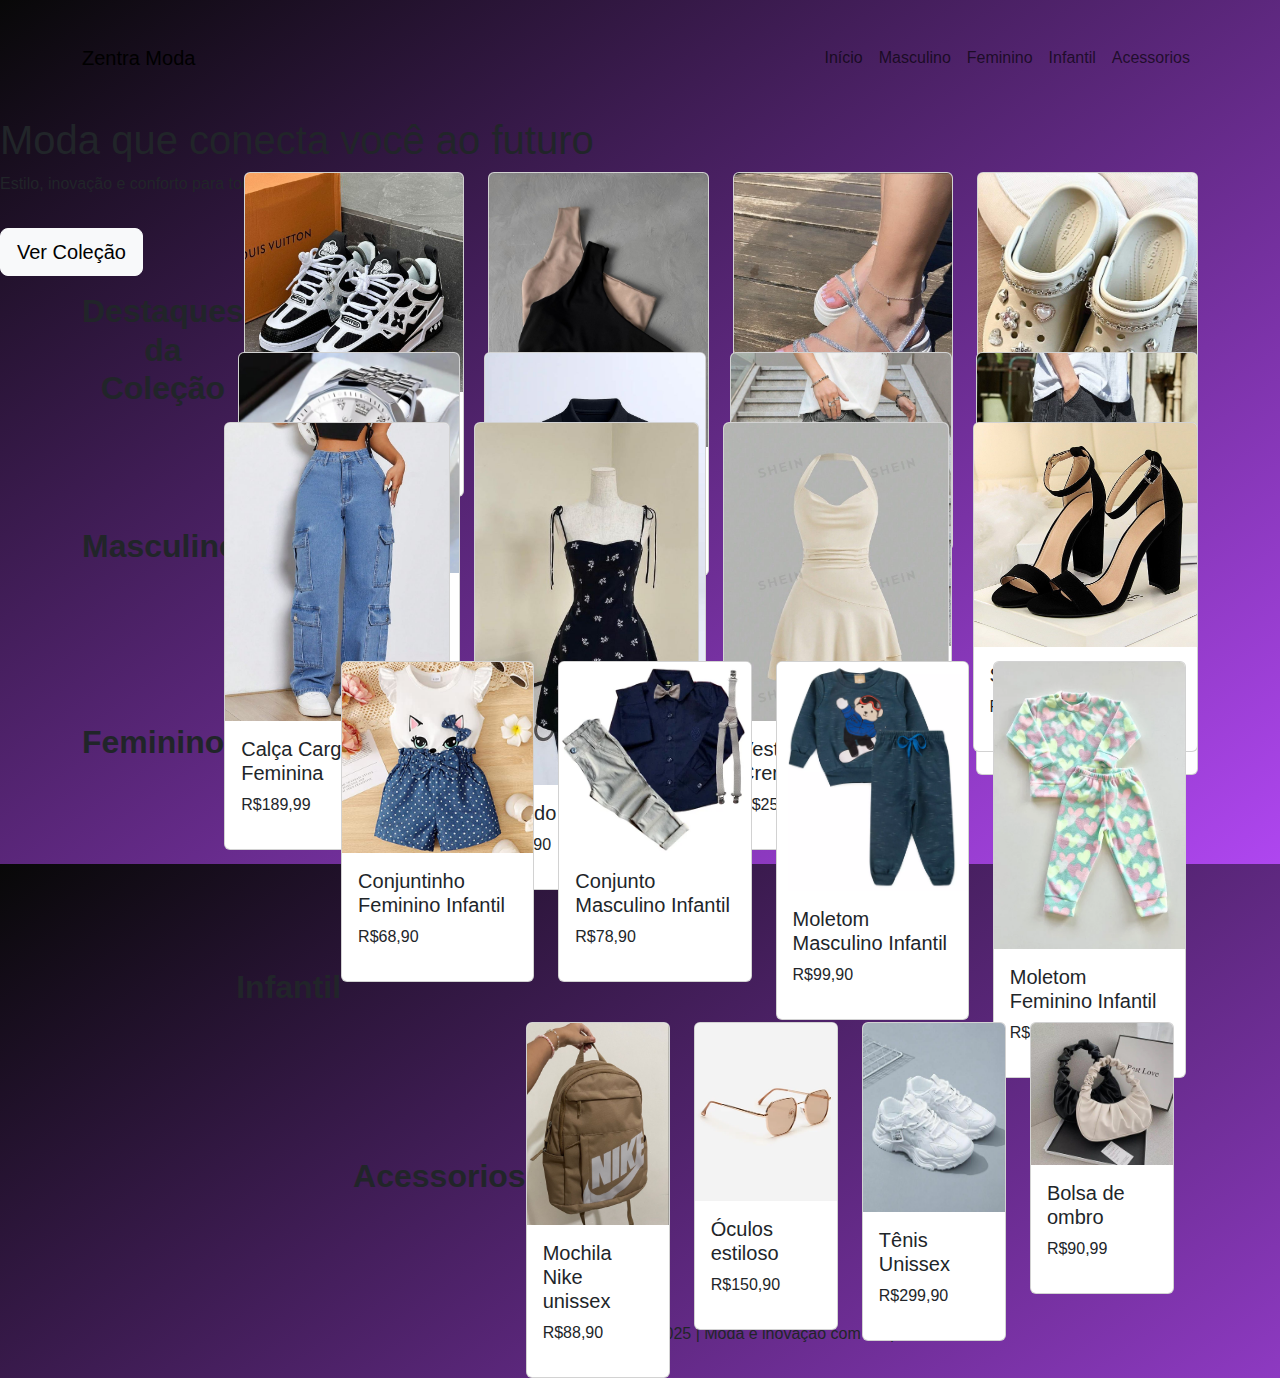
<file: moda.html>
<!DOCTYPE html>
<html lang="pt-br">
<head>
    <meta charset="UTF-8">
    <meta name="viewport" content="width=device-width, initial-scale=1.0">
    <title>Zentra Moda</title>
    <link href="https://cdn.jsdelivr.net/npm/bootstrap@5.3.3/dist/css/bootstrap.min.css" rel="stylesheet">
    <link rel="stylesheet" href="css/estilo.css">
</head>
<body>
    
    <!--NavBar-->
    <nav class="navbar navbar-expand-lg">
        <div class="container">
            <a class="navbar-brand" href="#">Zentra Moda</a>
            <button class="navbar-toggler bg-light" type="button" data-bs-toggle="collapse" data-bs-target="#menu">
                <span class="navbar-toggler-icon"></span>
            </button>
            <div class="collapse navbar-collapse" id="#menu">
                <ul class="navbar-nav ms-auto">
                    <li class="nav-item"><a class="nav-link" href="index.html">Início</a></li>
                    <li class="nav-item"><a class="nav-link" href="#masculino">Masculino</a></li>
                    <li class="nav-item"><a class="nav-link" href="#feminino">Feminino</a></li>
                    <li class="nav-item"><a class="nav-link" href="#infantil">Infantil</a></li>
                    <li class="nav-item"><a class="nav-link" href="#acessorios">Acessorios</a></li>
                </ul>
            </div>
        </div>
    </nav>

    <!--Banner-->
    <section class="hero">
        <h1>Moda que conecta você ao futuro</h1>
        <p>Estilo, inovação e conforto para todas as ocasiões</p>
        <a href="#produto" class="btn btn-light btn-lg mt-3">Ver Coleção</a>

    </section>

    <!--Produtos-->
    <section id="produto" class="py-5">
        <div class="container">
            <h2 class="text-center mb-5 fw-bold">Destaques da Coleção</h2>
            <div class="row g-4">
                <!--Produto 1-->
                <div class="col-md-4 col-lg-3">
                    <div class="card product-card">
                        <img src="img/tenisvuitton.jpg" class="card-img-top" alt="Tenis vuiton">
                        <div class="card-body">
                            <h5 class="card-title">Tênis Vuitton</h5>
                            <p class="price">R$ 189,90</p>
                            
                        </div>
                    </div>
                </div>

                <!--Produto 15-->
                <div class="col-md-4 col-lg-3">
                    <div class="card product-card">
                        <img src="img/cropped.jpg" class="card-img-top" alt="Cropped">
                        <div class="card-body">
                            <h5 class="card-title">Cropped Mula manca</h5>
                            <p class="price">R$83,90</p>
                            
                        </div>
                    </div>
                </div>

                      <!--Produto 16-->
                      <div class="col-md-4 col-lg-3">
                        <div class="card product-card">
                            <img src="img/pappete.jpg" class="card-img-top" alt="pappete">
                            <div class="card-body">
                                <h5 class="card-title">Pappete</h5>
                                <p class="price">R$69,90</p>
                                
                            </div>
                        </div>
                    </div>
                      <!--Produto 5-->
                <div class="col-md-4 col-lg-3">
                    <div class="card product-card">
                        <img src="img/crocs.jpg" class="card-img-top" alt="Crocs Femino estiloso">
                        <div class="card-body">
                            <h5 class="card-title">Crocs Feminino</h5>
                            <p class="price">R$68,90</p>
                            
                        </div>
                    </div>
                </div>
                </div>
                </div>
                </section>
                <!--Masculino-->
                <section id="masculino" class="py-5">
                    <div class="container">
                    <h2 class="text-center mb-5 fw-bold">Masculino</h2>
                    <div class="row g-4">
                <!--Produto 1-->
                <div class="col-md-4 col-lg-3">
                    <div class="card product-card">
                        <img src="img/rolex.jpg" class="card-img-top" alt="Relogio Masculino">
                        <div class="card-body">
                            <h5 class="card-title">Relogio Masculino</h5>
                            <p class="price">R$ 189,90</p>
                            
                        </div>
                    </div>
                </div>

                <!--Produto 2-->
                <div class="col-md-4 col-lg-3">
                    <div class="card product-card">
                        <img src="img/camisetapreta.jpg" class="card-img-top" alt="Camisa Polo Masculina">
                        <div class="card-body">
                            <h5 class="card-title">Camisa Polo</h5>
                            <p class="price">R$90,00</p>
                            
                        </div>
                    </div>
                </div>

                <!--Produto 3-->
                <div class="col-md-4 col-lg-3">
                    <div class="card product-card">
                        <img src="img/bermuda.jpg" class="card-img-top" alt="Bermuda jeans">
                        <div class="card-body">
                            <h5 class="card-title">Barmuda jeans</h5>
                            <p class="price">R$179,99</p>
                            
                        </div>
                    </div>
                </div>
                <!--Produto 17-->
                <div class="col-md-4 col-lg-3">
                    <div class="card product-card">
                        <img src="img/calçacargo.jpg" class="card-img-top" alt="Calça cargo masculina">
                        <div class="card-body">
                            <h5 class="card-title">Calça cargo masculina</h5>
                            <p class="price">R$99,90</p>
                            
                        </div>
                    </div>
                </div>
                </div>
                </section>

                 <!--Feminino-->
                <section id="feminino" class="py-5">
                <div class="container">
                    <h2 class="text-center mb-5 fw-bold">Feminino</h2>
                    <div class="row g-4">
                 <!--Produto 7-->
                <div class="col-md-4 col-lg-3">
                    <div class="card product-card">
                        <img src="img/cargofeminina.jpg" class="card-img-top" alt="Calça Cargo Jeans">
                        <div class="card-body">
                            <h5 class="card-title">Calça Cargo Jeans Feminina</h5>
                            <p class="price">R$189,99</p>
                           
                        </div>
                    </div>
                </div>
                       <!--Produto 18-->
                       <div class="col-md-4 col-lg-3">
                        <div class="card product-card">
                            <img src="img/vestido preto.jpg" class="card-img-top" alt="vestido">
                            <div class="card-body">
                                <h5 class="card-title">Vestido Camponesa</h5>
                                <p class="price">R$70,90</p>
                                
                            </div>
                        </div>
                    </div>
                         <!--Produto 12-->
                <div class="col-md-4 col-lg-3">
                    <div class="card product-card">
                        <img src="img/vestido.jpg" class="card-img-top" alt="Vestido Vogue">
                        <div class="card-body">
                            <h5 class="card-title">Vestido Vogue Creme</h5>
                            <p class="price">R$250,90</p>
                           
                        </div>
                    </div>
                </div>
                       <!--Produto 11-->
                       <div class="col-md-4 col-lg-3">
                        <div class="card product-card">
                            <img src="img/salto.jpg" class="card-img-top" alt="Salto">
                            <div class="card-body">
                                <h5 class="card-title">Salto Alto</h5>
                                <p class="price">R$130,90</p>
                                
                            </div>
                        </div>
                    </div>
                          <!--Infantil-->
                <section id="infantil" class="py-5">
                    <div class="container">
                        <h2 class="text-center mb-5 fw-bold">Infantil</h2>
                        <div class="row g-4">
                        <!--Produto 4-->
                <div class="col-md-4 col-lg-3">
                    <div class="card product-card">
                        <img src="img/infantil1.jpg" class="card-img-top" alt="Mochila Nike unisex">
                        <div class="card-body">
                            <h5 class="card-title">Conjuntinho Feminino Infantil</h5>
                            <p class="price">R$68,90</p>
                           
                        </div>
                    </div>
                </div>
                       <!--Produto 4-->
                       <div class="col-md-4 col-lg-3">
                        <div class="card product-card">
                            <img src="img/infantil2.webp" class="card-img-top" alt="Mochila Nike unisex">
                            <div class="card-body">
                                <h5 class="card-title">Conjunto Masculino Infantil</h5>
                                <p class="price">R$78,90</p>
                               
                            </div>
                        </div>
                    </div>
                           <!--Produto 4-->
                <div class="col-md-4 col-lg-3">
                    <div class="card product-card ">
                        <img src="img/infantil3.webp" class="card-img-top" alt="Mochila Nike unisex">
                        <div class="card-body">
                            <h5 class="card-title">Moletom Masculino Infantil</h5>
                            <p class="price">R$99,90</p>
                            
                        </div>
                    </div>
                </div>
                       <!--Produto 4-->
                       <div class="col-md-4 col-lg-3">
                        <div class="card product-card">
                            <img src="img/infantil4.webp" class="card-img-top" alt="Mochila Nike unisex">
                            <div class="card-body">
                                <h5 class="card-title">Moletom Feminino Infantil</h5>
                                <p class="price">R$106,90</p>
                                
                            </div>
                        </div>
                    </div>
                               <!--Infantil-->
                <section id="acessorios" class="py-5">
                    <div class="container">
                        <h2 class="text-center mb-5 fw-bold">Acessorios</h2>
                        <div class="row g-4">
                <!--Produto 4-->
                <div class="col-md-4 col-lg-3">
                    <div class="card product-card">
                        <img src="img/mochila.jpg" class="card-img-top" alt="Mochila Nike unisex">
                        <div class="card-body">
                            <h5 class="card-title">Mochila Nike unissex</h5>
                            <p class="price">R$88,90</p>
                            
                        </div>
                    </div>
                </div>

              

                <!--Produto 6-->
                <div class="col-md-4 col-lg-3">
                    <div class="card product-card">
                        <img src="img/oculos.webp" class="card-img-top" alt="Tenis unisex">
                        <div class="card-body">
                            <h5 class="card-title">Óculos estiloso</h5>
                            <p class="price">R$150,90</p>
                            
                        </div>
                    </div>
                </div>

               <!--Produto 9-->
               <div class="col-md-4 col-lg-3">
                <div class="card product-card">
                    <img src="img/tenisfeminino.jpg" class="card-img-top" alt="Tenis unisses">
                    <div class="card-body">
                        <h5 class="card-title">Tênis Unissex</h5>
                        <p class="price">R$299,90</p>
                        
                    </div>
                </div>
            </div>

            <!--Produto 10-->
            <div class="col-md-4 col-lg-3">
                <div class="card product-card">
                    <img src="img/bolsa.jpg" class="card-img-top" alt="Bolsas">
                    <div class="card-body">
                        <h5 class="card-title">Bolsa de ombro</h5>
                        <p class="price">R$90,99</p>
                        
                    </div>
                </div>
            </div>
            </div>
        </div>
    </section>
    
    
    <!--Rodapé-->
    <footer>
        <p class="text-center">Zentra &2025 | Moda e inovação com Propósito</p>
    </footer>
    <script src="https://cdn.jsdelivr.net/npm/bootstrap@5.3.3/dist/js/bootstrap.min.js"></script>
</body>
</html>
</file>
<file: css/style.css>
/* Paleta Zentra */
:root {
    --azul: #2970C2;
    --roxo: #8246A3;
    --verde: #58C255;
    --branco: #F5F5F5;
    --preto: #241E1E;
  }
 
  /* Ajustes gerais */
  body {
    scroll-behavior: smooth;
    background-color: #050505;
  }
  
  /* Navbar */
  .navbar {
    background-color: #050505 !important;
  }
  
  /* Banner */
  .banner {
 background-image: url(../img/banner.png);
    height: 50vh;
    color: white;
    padding: 0 10px;
  }
  
  .banner h1 {
    font-size: 3rem;
  }
  
  .banner p {
    font-size: 1.2rem;
  }
  
  /* Efeito hover nos cards */
  .card-hover {
    transition: transform 0.5s, box-shadow 0.9s;
  }
  
  .card-hover:hover {
    transform: translateY(-8px);
    box-shadow: 0 8px 15px rgba(0, 0, 0, 0.15);
  }
  
  /* Rodapé */
  footer {
    background-color: #050505;
  }
  .btn-lg{
    background-color:var(--azul) ;
  }
  .bg-lol{
    background-color: #0c0c0c;
  }
.textbluemarine{
    color: 
    #17b4cc;
}
.textverde{
    color: 
    #15baa9;
}
.textpurple{
    color: #454ce5;
}
.textpurplee{
    color: #813af0;
}
.textblue{
    color: 
    #166bdd;
}
.textverdee{
    color: 
    #0ec56c;
}
.btn-pop{
   background-color:#813af0;
}
.btn-popy{
    background-color: #F5F5F5;
}
.bg-pp{
    background-color: #0c0c0c;
}
.btn-gradiente {
  background: linear-gradient(45deg, #2970c2, #8246a3,#15baa9);
  color: #f5f5f5;
  padding: 12px 30px;
  font-size: 16px;
  font-weight: bold;
  border: none;
  border-radius: 12px;
  cursor: pointer;
  transition: all 0.3s ease;
  box-shadow: 0 4px 15px rgba(0,0,0,0.2);
}

.btn-gradiente:hover {
  background: linear-gradient(45deg, #8246a3, #2970c2,#15baa9, #17b4cc)}
</file>
<file: css/estilo-eletronica.css>
body {
    background-color: #f8f9fa;
    transition: background 0.3s, color 0.3s;
  }
  
  header {
    background: linear-gradient(90deg, #8246A3, #4c00ff);
    color: #fff;
    border-radius: 12px;
    padding: 1rem 2rem;
  }

  body {
    background-color: var(--cor-fundo);
    color: #333;
    transition: background 0.3s, color 0.3s;
  }
  
  /* Header */
  .bg-primaria {
    background: linear-gradient(90deg, var(--cor-primaria), var(--cor-secundaria));
  }
  
  header a {
    color: #fff;
  }
  
  .nav-link:hover {
    color: var(--cor-sucesso) !important;
  }
  
  /* Cards */
  .card {
    border: none;
    border-radius: 12px;
    transition: 0.3s ease;
  }
  
  .card:hover {
    transform: scale(1.03);
    box-shadow: 0 4px 15px rgba(0,0,0,0.15);
  }
  
  .card-img-top {
    border-top-left-radius: 12px;
    border-top-right-radius: 12px;
    height: 200px;
    object-fit: cover;
  }
  
  .btn-comprar {
    background-color: var(--cor-primaria);
    color: #fff;
    border: none;
    font-weight: 500;
    transition: 0.3s;
  }
  
  .btn-comprar:hover {
    background-color: var(--cor-secundaria);
  }
  
  /* Footer */
  .bg-escura {
    background-color: var(--cor-escura);
  }
  
  /* Dark mode */
  .dark-mode {
    background-color: #181818;
    color: #eaeaea;
  }
  
  .dark-mode .card {
    background-color: #2b2b2b;
    color: #fff;
  }
  
  .dark-mode .bg-primaria {
    background: linear-gradient(90deg, #202020, #3b3b3b);
  }
  
  .dark-mode footer {
    background-color: #121212;
  }
  
  .nav-link {
    color: #fff !important;
    font-weight: 500;
    transition: 0.3s;
  }
  
  .nav-link:hover {
    color: #ffe600 !important;
  }
  
  #header-title {
    font-weight: 700;
    letter-spacing: 1px;
    color: #fff !important;
  }
  
  .btn-warning {
    font-weight: 600;
    color: #000;
  }
  
  footer {
    background: linear-gradient(90deg, #8246A3, #4c00ff);
    border-top: 1px solid #dee2e6;
    color: #ccc;
  }
  
  /* Tema escuro */
  .dark-mode {
    background-color: #181818;
    color: #eaeaea;
  }
  
  .dark-mode header {
    background: linear-gradient(90deg, #8246A3, #4c00ff);
  }
  
  .dark-mode .nav-link {
    color: #ccc !important;
  }
  
  .dark-mode .nav-link:hover {
    color: #fff !important;
  }
  
  .dark-mode footer {
    background: linear-gradient(90deg, #8246A3, #4c00ff);
    color: #ccc;
  }

  .dark-mode .col .text-muted {
    color: #ccc !important;
  }
</file>
<file: css/estilo-esporte.css>
/* Banner Esporte */
  .banner-esporte {
    height: 90vh;
    background: linear-gradient(to right, #2970C2aa, #58C255aa),
                url(../img/banner.jpg) center/cover no-repeat;
    color: white;
    text-shadow: 1px 1px 4px rgba(0,0,0,0.4);
  }
  
  .banner-esporte h1 {
    font-size: 3rem;
  }
  
  .banner-esporte p {
    font-size: 1.2rem;
  }
  
  /* Cards */
  .card-hover {
    transition: all 0.3s ease;
  }
  
  .card-hover:hover {
    transform: translateY(-8px);
    box-shadow: 0 8px 20px rgba(0,0,0,0.15);
  }
  
  /* Chamada final */
  .chamada-esporte {
    background: linear-gradient(to right, var(--verde), var(--azul));
  }
  
  /* Botões */
  .btn-success {
    background-color: var(--verde);
    border: none;
    transition: 0.3s;
  }
  
  .btn-success:hover {
    background-color: #45a944;
  }
  
  /* Navbar */
  .navbar {
    background-color: var(--azul) !important;
  }
  /* Paleta Zentra */
:root {
    --azul: #2970C2;
    --roxo: #8246A3;
    --verde: #58C255;
    --branco: #F5F5F5;
    --preto: #241E1E;
  }
 
  /* Ajustes gerais */
  body {
    scroll-behavior: smooth;
    background-color: #050505;
  }
  
  /* Navbar */
  .navbar {
    background-color: #050505 !important;
  }
  
  /* Banner */
  .banner {
 background-image: url(../img/banner.png);
    height: 50vh;
    color: white;
    padding: 0 10px;
  }
  
  .banner h1 {
    font-size: 3rem;
  }
  
  .banner p {
    font-size: 1.2rem;
  }
  
  /* Efeito hover nos cards */
  .card-hover {
    transition: transform 0.5s, box-shadow 0.9s;
  }
  
  .card-hover:hover {
    transform: translateY(-8px);
    box-shadow: 0 8px 15px rgba(0, 0, 0, 0.15);
  }
  
  /* Rodapé */
  footer {
    background-color: #050505;
  }
  .btn-lg{
    background-color:var(--azul) ;
  }
  .bg-lol{
    background-color: #0c0c0c;
  }
.textbluemarine{
    color: 
    #17b4cc;
}
.textverde{
    color: 
    #15baa9;
}
.textpurple{
    color: #454ce5;
}
.textpurplee{
    color: #813af0;
}
.textblue{
    color: 
    #166bdd;
}
.textverdee{
    color: 
    #0ec56c;
}
.btn-pop{
   background-color:#813af0;
}
.btn-popy{
    background-color: #F5F5F5;
}
.bg-pp{
    background-color: #0c0c0c;
}
.btn-gradiente {
  background: linear-gradient(45deg , #2970c2,#15baa9, #17b4cc);
  color: #f5f5f5;
  padding: 12px 30px;
  font-size: 16px;
  font-weight: bold;
  border: none;
  border-radius: 12px;
  cursor: pointer;
  transition: all 0.3s ease;
  box-shadow: 0 4px 15px rgba(0,0,0,0.2);
}

.btn-gradiente:hover {
  background: linear-gradient(45deg ,#15baa9, #17b4cc)}

  @media (min-width: 992px) {
    .col-lg-1-7 {
      flex: 0 0 14.28%;
      max-width: 14.28%;
    }
  }
</file>
<file: css/estilo.css>
* {
  margin: 0;
  padding: 0;
  box-sizing: border-box;
}

.titulo img{
  height: 200px;
  width: 200px;
}

.banner {
  width: 100%;
  height: 300px;
  background-image: url('fundo.png');
  background-size: cover;
  background-position: center;
  background-repeat: no-repeat;
  border-radius: 20PX;
}
#titulo{
  background-color:rgb(12, 11, 12);
  display: flex;
  gap: 600px;
}
#titulo img{
  width: 100px;
  height: 100px;
}

#titulo h1{
  text-align: center;
  margin-top: 30px;
  font-family: Impact, Haettenschweiler, 'Arial Narrow Bold', sans-serif;
  font-weight: 400;
  color: #a64dff;
}
/*estiliza a div destaque*/
.destaque{
  background: linear-gradient(145deg,  #080808, #bf00ff);
  width: 100%; /*coloquei ele maior para ficar na largura da página*/
  height: 100px;
  border-radius: 8px;
  padding-top: 25px;

}

/*estilização do texto dentro da div, que não estava sendo aplicado*/
.destaque p{
  color: #ffffff;
  font-family: Impact, Haettenschweiler, 'Arial Narrow Bold', sans-serif;
  font-size: 20px;
  text-align: center;
  align-items: center;
}

.container{
  display: flex;
  justify-content: center;
  align-items: center; 
  height: 100px; 
}
#produto1{
  display: flex;
  justify-content: center;
  gap: 50px;
}

#demo, #demo2, #demo3, #demo4, #demo5{
  width: 80%;               
  margin: 40px auto;       
  border-radius: 15px;      
  overflow: hidden;         
  box-shadow: 0 4px 12px rgba(0, 0, 0, 0.3); 
}

/*tirei o que estava em demo e coloque essa estilização abaixo para  ajuste do bloco do
carrossel, da altura, object-fit para evitar cortar a imagem, nos arquivos html
foi retirado alura e largura inline para deixar aqui e colocado classe bootstrap:
class="d-block img-fluid carousel-image">*/

/* Classe aplicada às imagens do carrossel */
.carousel-image,
.carousel .carousel-item img {
  width: 100%;
  max-width: 700px;      /* largura máxima do bloco do carrossel */
  max-height: 480px;     /* ajusta a altura máxima desejada (mude se preferir) */
  height: auto;
  object-fit: contain;   /* evita cortar a imagem, mantém proporção; mude para 'cover' se preferir corte */
  border-radius: 12px;
  display: block;
}


.carousel-caption {
  text-align: center;
  
}

body {
  background: linear-gradient(145deg, #080808,  #af46f0);
  font-family:Verdana, Geneva, Tahoma, sans-serif;
  font-weight: 400;
  scroll-behavior: smooth;
  overflow-y: scroll;
  background-color: #000000;
  border-radius: 20PX;
}

.carousel-indicators {
  width: 60%;               
  margin: auto auto 20px auto;       
  border-radius: 15px;
  overflow: hidden;
  box-shadow: 0 4px 12px rgba(0, 0, 0, 0.3);
}
.h1{
  text-align: center;
}
.botoes {
  display: flex;
  gap: 1rem;
  justify-content: center;
  flex-wrap: wrap;
}

.comprar {
  background-color: #8000ff;
  color: white;
  border: none;
  padding: 12px 25px;
  border-radius: 5px;
  cursor: pointer;
  transition: 0.3s;
}

.comprar:hover {
  background-color: #a64dff;
}

.whatsapp {
  background-color: #25d366;
  color: white;
  text-decoration: none;
  padding: 12px 25px;
  border-radius: 5px;
  transition: 0.3s;
}

.whatsapp:hover {
  background-color: #1ebe5d;
}


.produto {
  height: 100vh;
  width: 100%;
  background: linear-gradient(145deg, #080808,  #A020F0);
  display: flex;
  align-items: center;
  justify-content: center;
  color: #ffffff;
  padding: 2rem;
  transition: background 0.5s ease-in-out;
  border-radius: 20PX;
}

#preco h2{
  color: #00ffff;
  
}

#produto2{
  display: flex;
  justify-content: center;
  gap: 50px;
}

.icons {
  display: flex;
  gap: 10px;
  justify-content: center;
  align-items: center;
  width: 2900px;
  height: 100px;
  padding: 80px;
}
.fa-facebook-f{
  color:#1877F2;
}
.fa-instagram{
    
    color: #FD1D1D;  
}

.fa-snapchat{
  color: #fffc00;
}

.fa-ticktok{
  color: #fcfbfd;
}

.fa-whatsapp{
  color: #25d366;
}
</file>
